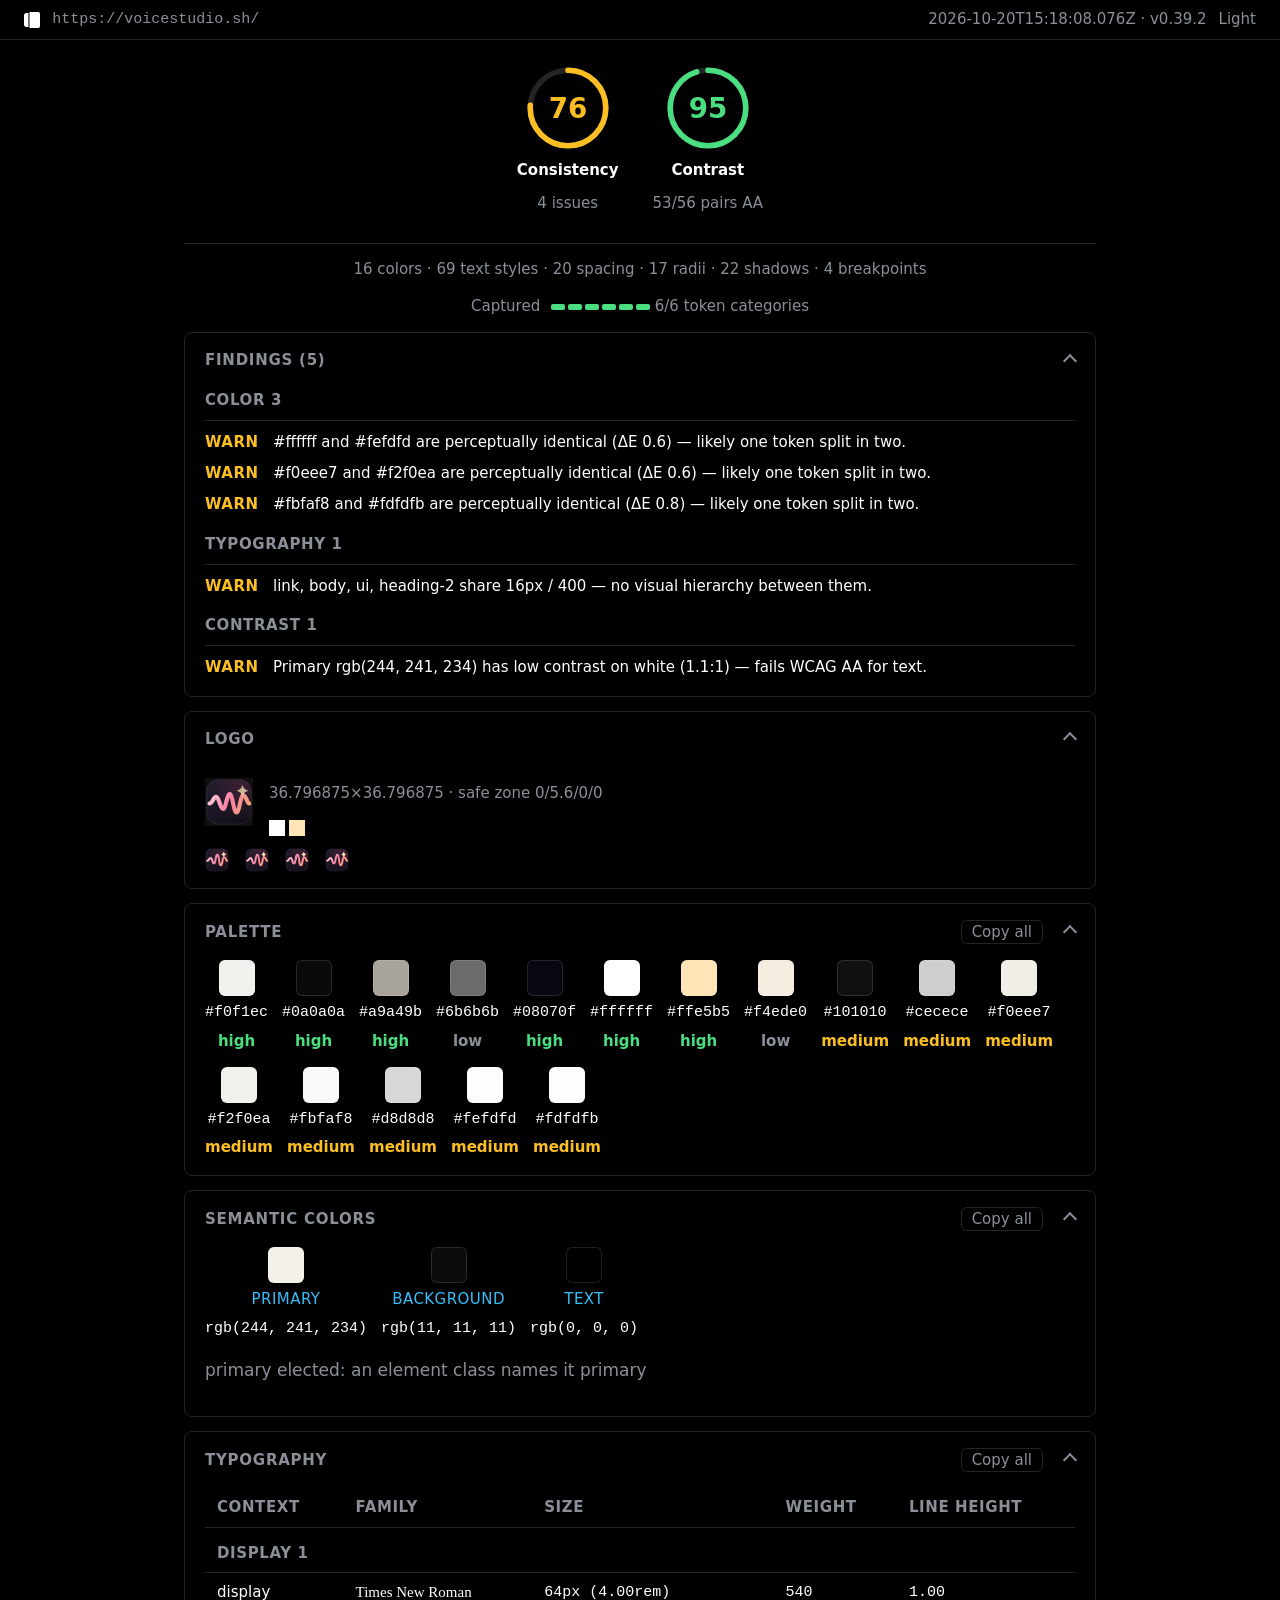
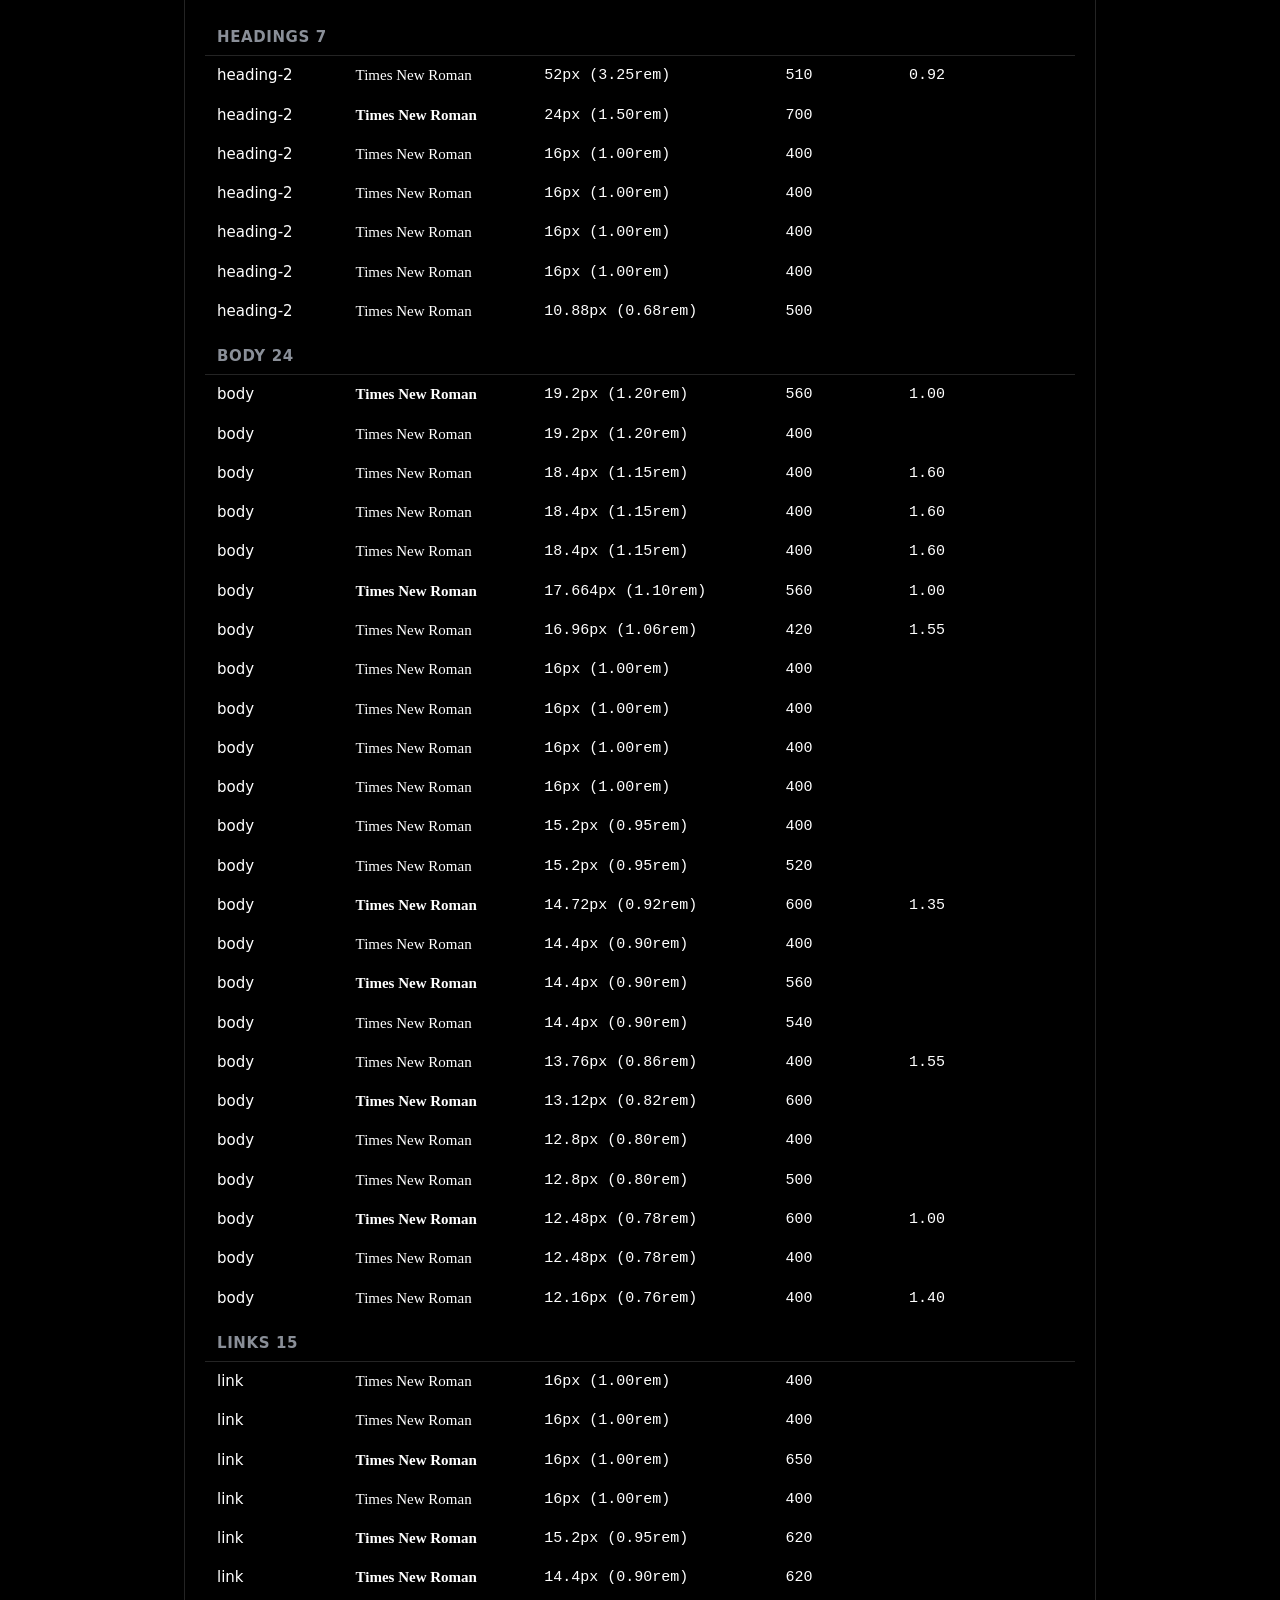
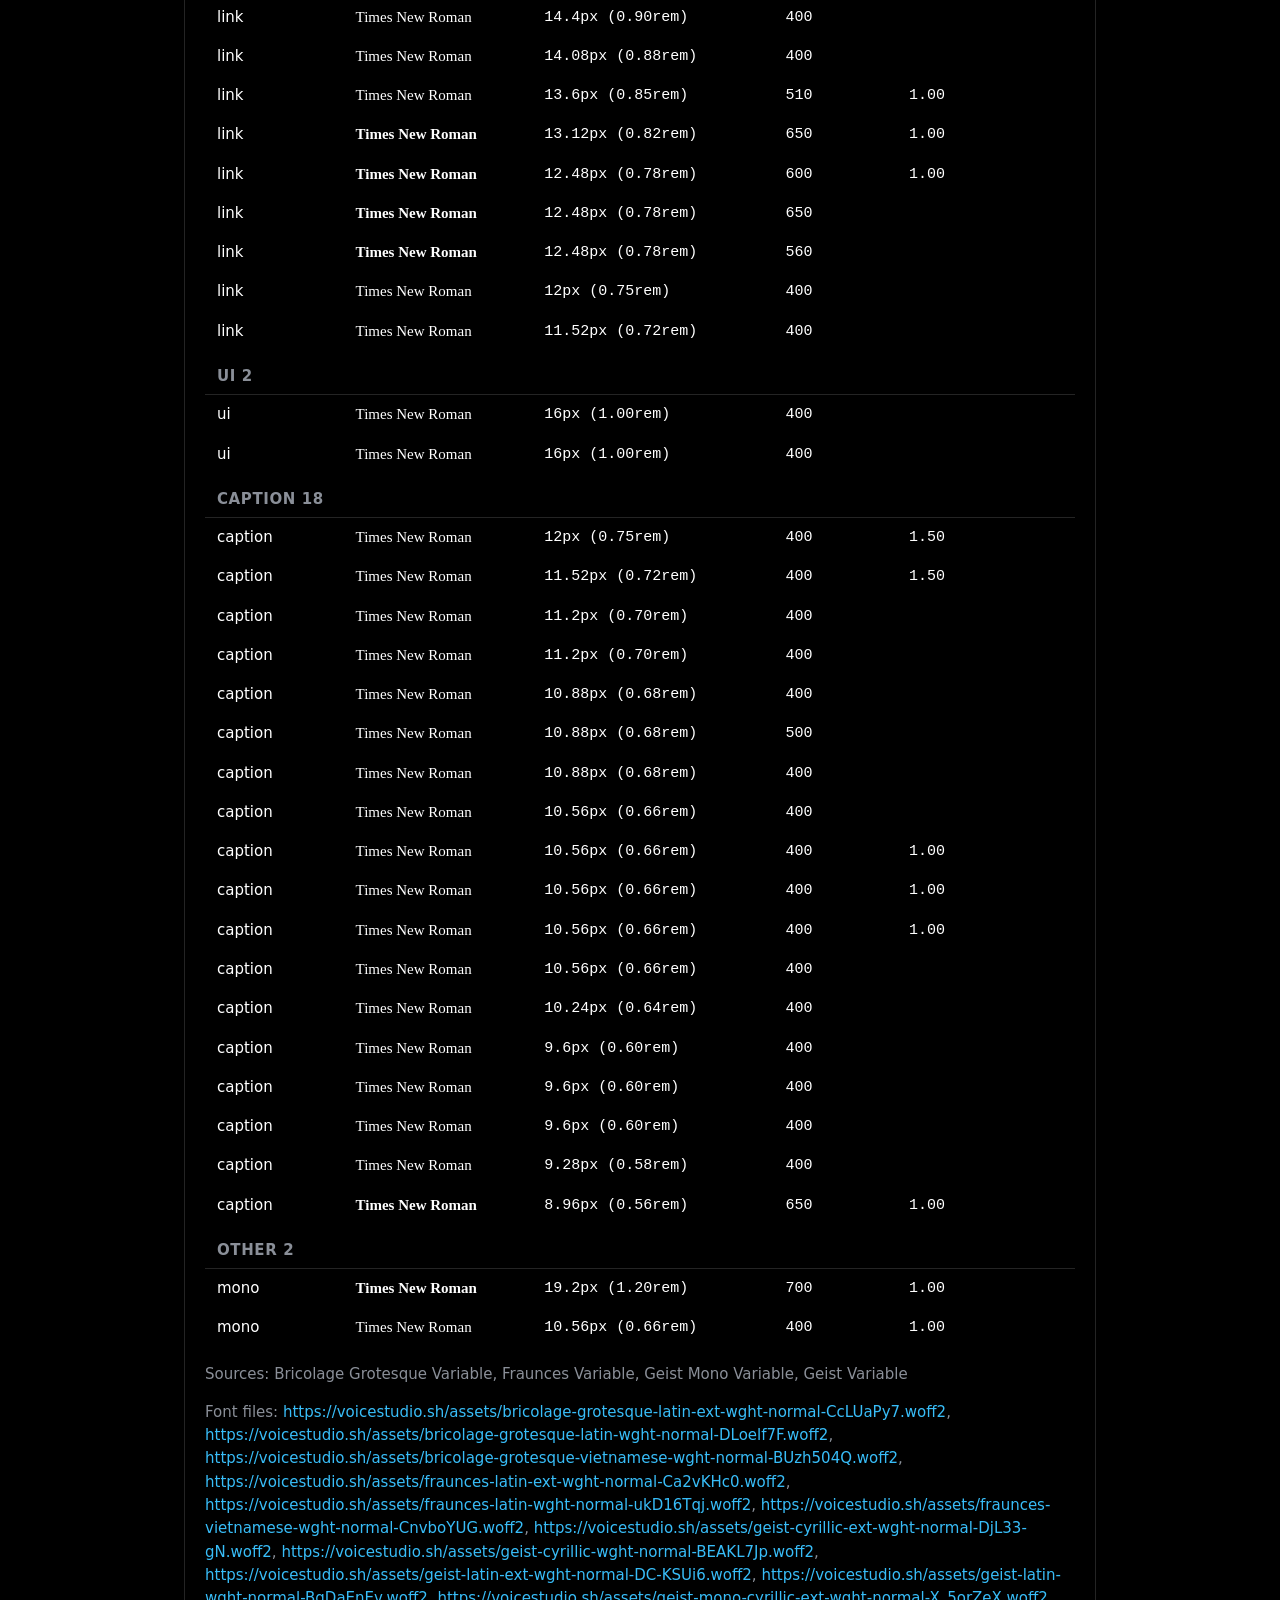
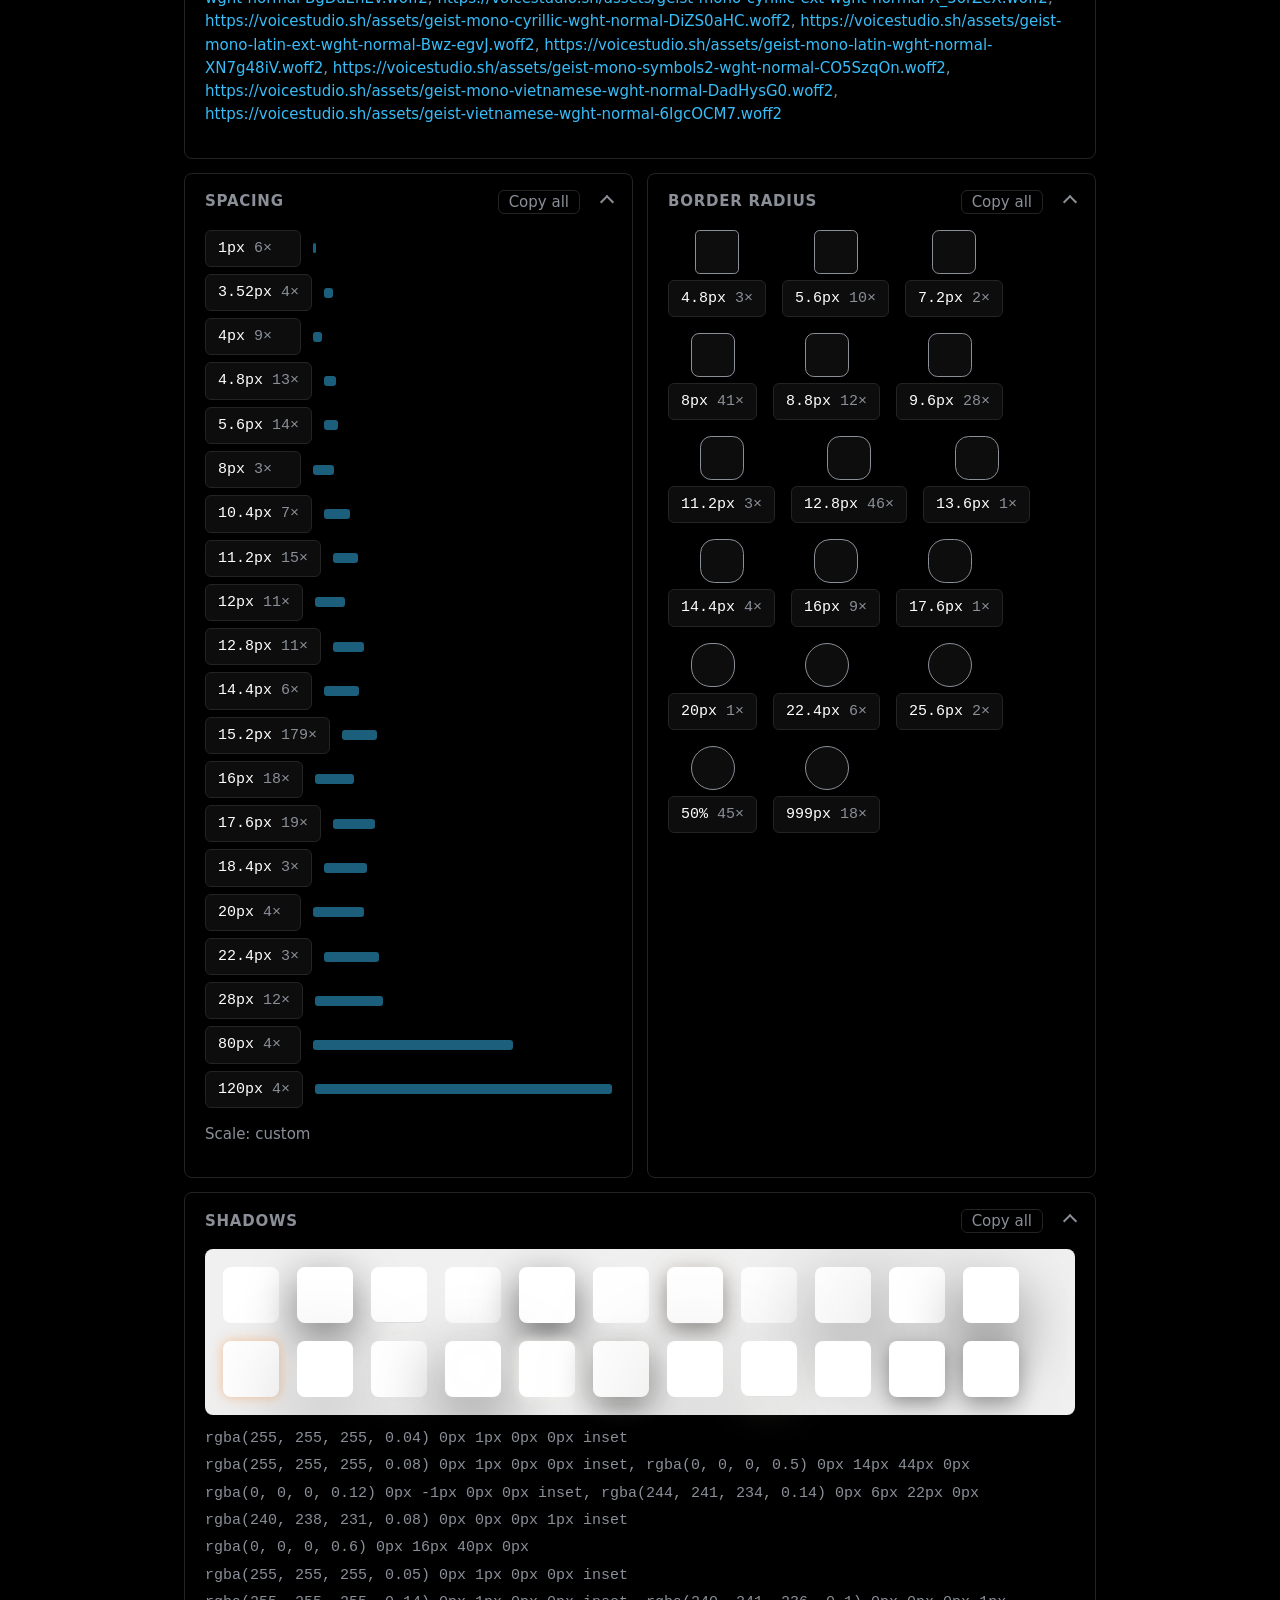
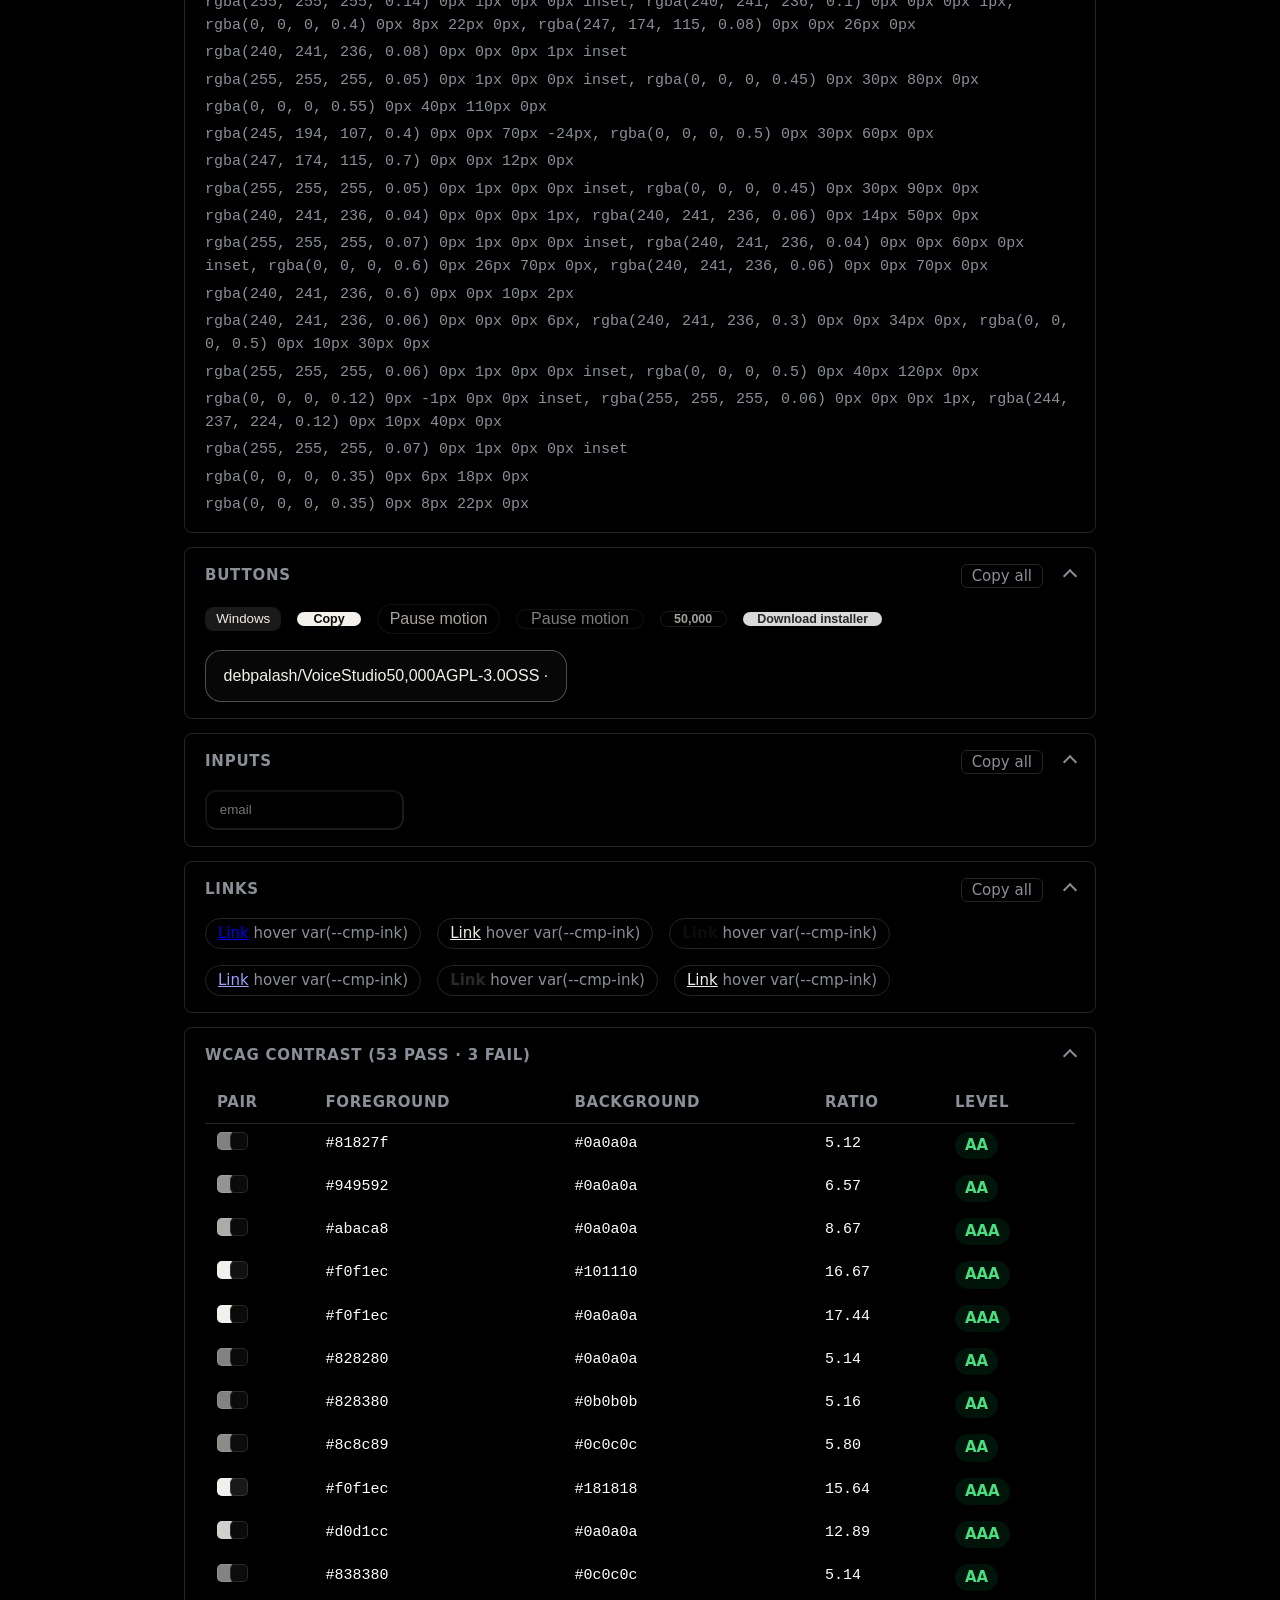
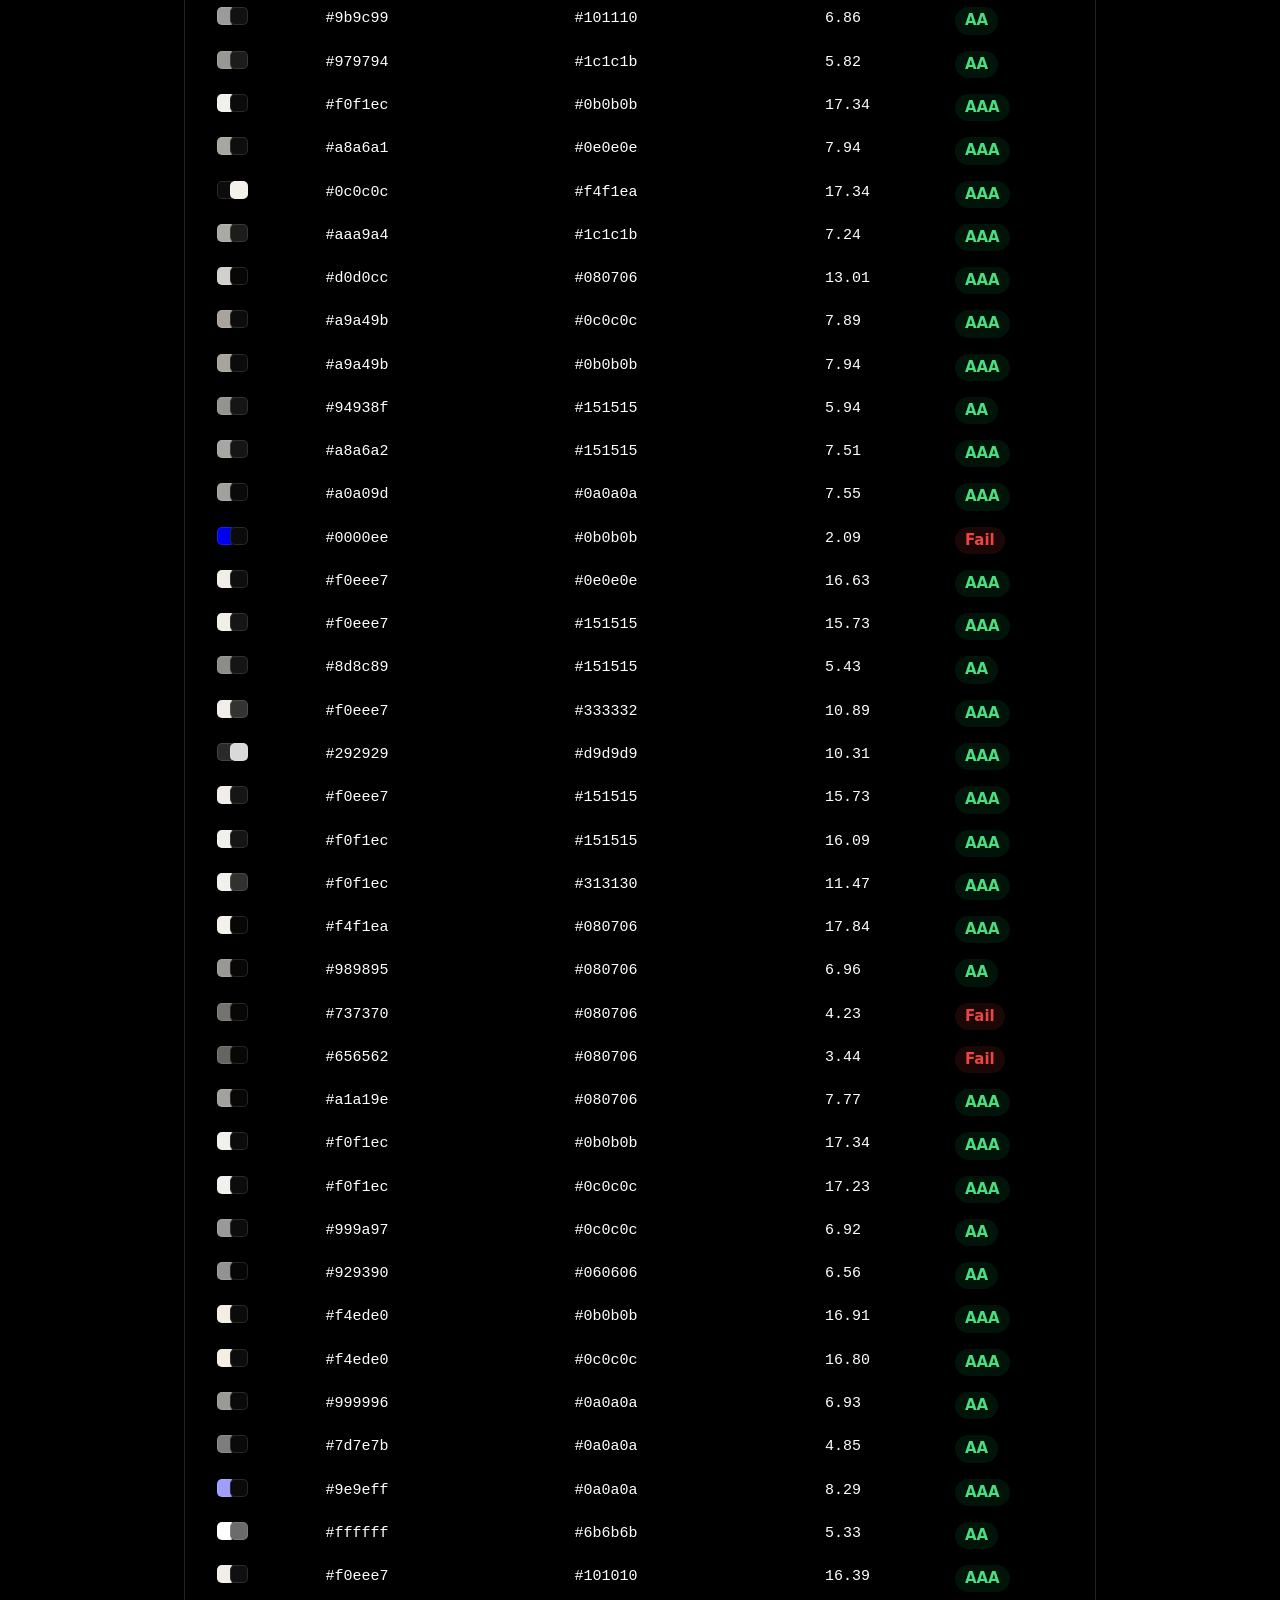
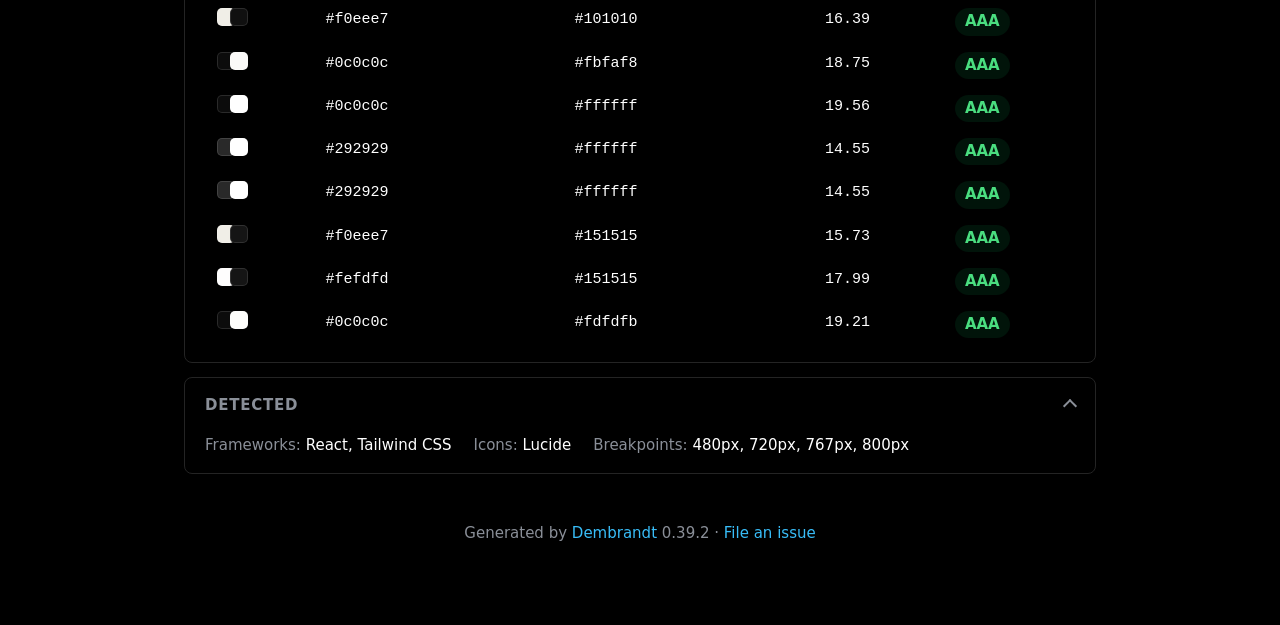
<file: styles/voicestudio.sh/dembrandt-output/2026-10-20T15-18-08-841Z_v0.39.2.html>
<!doctype html>
<html lang="en">
<head>
<meta charset="utf-8">
<meta name="viewport" content="width=device-width,initial-scale=1">
<meta name="generator" content="dembrandt 0.39.2">
<title>Dembrandt report — voicestudio.sh</title>
<style>
:root{color-scheme:dark;--bg:#000;--surface:#0D0D0D;--elevated:#1A1A1A;--line:#242424;--ink:#fff;--muted:#8A8F98;--tertiary:#5E6772;--accent:#38BDF8;--accent-hover:#7dd3fc;--good:#4ade80;--avg:#fbbf24;--bad:#ef4444;--swring:rgba(255,255,255,.12);--sans:system-ui,-apple-system,BlinkMacSystemFont,'Segoe UI',Roboto,sans-serif;--mono:ui-monospace,SFMono-Regular,Menlo,monospace;--t-sm:clamp(0.875rem,0.85rem + 0.15vw,0.938rem);--t-base:clamp(1rem,0.975rem + 0.125vw,1.063rem);--t-md:clamp(1.125rem,1.075rem + 0.25vw,1.25rem);--t-lg:clamp(1.25rem,1.175rem + 0.375vw,1.5rem);--t-xl:clamp(1.5rem,1.375rem + 0.625vw,1.875rem);--t-2xl:clamp(1.875rem,1.675rem + 1vw,2.5rem)}
:root:has(#theme:checked){color-scheme:light;--bg:#F5F5F7;--surface:#ffffff;--elevated:#ECECEF;--line:#D8D8DE;--ink:#111827;--muted:#5E6772;--tertiary:#8A8F98;--accent:#0C6AE0;--accent-hover:#0a55b5;--good:#0a8c4a;--avg:#b36b00;--bad:#c0392b;--swring:rgba(0,0,0,.12)}
*{box-sizing:border-box}
html{background:var(--bg)}
body{margin:0;background:var(--bg);color:var(--ink);font-family:var(--sans);font-size:var(--t-base);line-height:1.55;-webkit-font-smoothing:antialiased}
a{color:var(--accent);text-decoration:none}
a:hover{color:var(--accent-hover);text-decoration:underline;text-underline-offset:3px}
.mono{font-family:var(--mono)}
.muted{color:var(--muted)}
.sub{color:var(--muted);font-size:var(--t-sm)}
.row{display:flex;align-items:center;gap:16px;flex-wrap:wrap}
.kvs{display:flex;flex-wrap:wrap;gap:8px 22px;font-size:var(--t-sm)}
.kvs span{white-space:nowrap}
.topbar{position:sticky;top:0;z-index:10;background:var(--bg);border-bottom:1px solid var(--line);padding:8px 24px;display:flex;align-items:center;gap:12px}
.topbar .bm{display:inline-flex;align-items:center;color:var(--ink);flex:none}
.topbar .bm svg{height:16px;width:auto;display:block}
.tt{position:absolute;width:0;height:0;opacity:0;pointer-events:none}
.ttl{cursor:pointer;font-size:var(--t-sm);color:var(--muted);user-select:none}
.ttl:hover{color:var(--ink)}
.ttl::after{content:"Light"}
:root:has(#theme:checked) .ttl::after{content:"Dark"}
.counts{text-align:center;color:var(--muted);font-size:var(--t-sm);margin:0;padding:14px 24px 0}
.topbar .u{flex:1;min-width:0;color:var(--muted);font-family:var(--mono);font-size:var(--t-sm);overflow:hidden;text-overflow:ellipsis;white-space:nowrap}
.topbar .meta{margin-left:auto;color:var(--muted);font-size:var(--t-sm);white-space:nowrap}
.wrap{max-width:960px;margin:0 auto;padding:8px 24px 80px}
.gauges{display:flex;flex-wrap:wrap;gap:34px;justify-content:center;padding:18px 0 28px;border-bottom:1px solid var(--line)}
.gauge{display:flex;flex-direction:column;align-items:center;gap:9px;text-decoration:none;color:inherit}
a.gauge:hover .glabel{text-decoration:underline}
.fgroup{margin-bottom:16px}
.fgroup:last-child{margin-bottom:0}
.fgrouph{font-size:var(--t-sm);font-weight:600;text-transform:uppercase;letter-spacing:.04em;color:var(--muted);padding-bottom:8px;border-bottom:1px solid var(--line);margin-bottom:10px}
.findings{list-style:none;margin:0;padding:0;display:flex;flex-direction:column;gap:8px}
.findings li{display:grid;grid-template-columns:56px 1fr;gap:12px;align-items:baseline;font-size:var(--t-sm)}
.conf{font-size:var(--t-sm);font-weight:600}
.c-high{color:var(--good)}.c-med{color:var(--avg)}.c-low{color:var(--muted)}
.sev{font-size:var(--t-sm);font-weight:700;text-transform:uppercase;letter-spacing:.03em}
.s-err{color:var(--bad)}.s-warn{color:var(--avg)}
.gring{width:84px;height:84px}
.gring .gbg{fill:none;stroke:var(--line);stroke-width:8}
.gring .gfg{fill:none;stroke-width:8;stroke-linecap:round}
.gring.g-pass .gfg{stroke:var(--good)}.gring.g-pass .gnum{fill:var(--good)}
.gring.g-avg .gfg{stroke:var(--avg)}.gring.g-avg .gnum{fill:var(--avg)}
.gring.g-fail .gfg{stroke:var(--bad)}.gring.g-fail .gnum{fill:var(--bad)}
.gnum{font-weight:700;font-size:var(--t-2xl)}
.glabel{font-size:var(--t-sm);color:var(--ink);font-weight:600}
.gsub{font-size:var(--t-sm);color:var(--muted)}
details.card{border:1px solid var(--line);border-radius:8px;padding:16px 20px;margin:14px 0}
details.card>summary{cursor:pointer;list-style:none;display:flex;align-items:center;gap:10px;font-size:var(--t-sm);font-weight:600;text-transform:uppercase;letter-spacing:.05em;color:var(--muted)}
details.card>summary::-webkit-details-marker{display:none}
details.card>summary::after{content:"";margin-left:auto;width:8px;height:8px;border-right:2px solid var(--muted);border-bottom:2px solid var(--muted);transform:rotate(45deg);transition:transform .15s}
details.card[open]>summary::after{transform:rotate(-135deg)}
details.card>summary:hover::after{border-color:var(--accent)}
.cardbody{margin-top:16px}
.cardrow{display:flex;gap:14px;flex-wrap:wrap;margin:14px 0}
.cardrow>details.card{flex:1 1 280px;margin:0}
.colors{display:flex;flex-wrap:wrap;gap:14px}
.color{display:flex;flex-direction:column;gap:5px;align-items:center;text-align:center}
.color .sw2{width:36px;height:36px;border-radius:6px;box-shadow:inset 0 0 0 1px var(--swring)}
.color .hex{font-family:var(--mono);font-size:var(--t-sm);color:var(--ink)}
.color .cmeta{font-size:var(--t-sm);color:var(--muted);display:flex;align-items:center;gap:6px;white-space:nowrap}
.color .role{color:var(--accent);font-size:var(--t-sm);text-transform:uppercase;letter-spacing:.03em}
.chips{display:flex;flex-wrap:wrap;gap:8px}
.tok{background:var(--surface);border:1px solid var(--line);border-radius:6px;padding:6px 12px;font-family:var(--mono);font-size:var(--t-sm);color:var(--ink)}
table{width:100%;border-collapse:collapse;font-size:var(--t-sm)}
th,td{text-align:left;padding:8px 12px;vertical-align:top}
thead th{border-bottom:1px solid var(--line);color:var(--muted);font-weight:600;font-size:var(--t-sm);text-transform:uppercase;letter-spacing:.04em}
.badge{display:inline-block;padding:2px 10px;border-radius:999px;font-size:var(--t-sm);font-weight:600}
.b-good{background:rgba(10,140,74,.14);color:var(--good)}
.b-warn{background:rgba(179,107,0,.16);color:var(--avg)}
.b-bad{background:rgba(192,57,43,.14);color:var(--bad)}
.b-mut{background:var(--surface);color:var(--muted)}
.badgepv{display:inline-block;padding:3px 12px;border:1px solid var(--line);border-radius:999px;font-size:var(--t-sm)}
.drift{border:1px solid var(--line);border-radius:8px;padding:20px 22px;margin:14px 0}
.drift.is-drift{border-color:var(--bad)}
.drift.is-stable{border-color:var(--good)}
.score{font-size:var(--t-2xl);font-weight:700;line-height:1;letter-spacing:-.02em}
.previewbtn{cursor:pointer}
.shadowbox{width:84px;height:52px;border-radius:8px;background:#fff;display:inline-block;border:1px solid var(--line)}
.shadowpanel{background:#f0f0f0;border-radius:8px;padding:18px;display:flex;flex-wrap:wrap;gap:18px;align-items:center}
.shadowpanel .sb{width:56px;height:56px;border-radius:8px;background:#fff}
footer{margin-top:48px;color:var(--muted);font-size:var(--t-sm);text-align:center}
[data-copy]{cursor:pointer}
[data-copy]:hover{color:var(--accent)}
.copied,[data-copy].copied:hover{color:var(--good)}
.copied::after{content:" copied";font-size:var(--t-sm);font-family:var(--sans)}
button.copyall{margin-left:auto;background:none;border:1px solid var(--line);border-radius:6px;color:var(--muted);font-size:var(--t-sm);font-family:var(--sans);padding:2px 10px;cursor:pointer;text-transform:none;letter-spacing:0}
button.copyall:hover{color:var(--ink);border-color:var(--muted)}
details.card>summary:has(button.copyall)::after{margin-left:12px}
.cov{display:inline-flex;gap:3px;align-items:center;margin-left:6px;vertical-align:middle}
.cov i{width:14px;height:6px;border-radius:2px;background:var(--line)}
.cov i.on{background:var(--good)}
.dgroup{margin-top:18px}
.dgrouph{display:flex;gap:12px;align-items:baseline;font-size:var(--t-sm);font-weight:600;text-transform:uppercase;letter-spacing:.04em;color:var(--muted);padding-bottom:6px;border-bottom:1px solid var(--line);margin-bottom:8px}
.dlist{display:flex;flex-direction:column;gap:7px;font-size:var(--t-sm)}
.drow{display:flex;align-items:center;gap:9px;flex-wrap:wrap}
.dglyph{width:12px;font-weight:700;font-family:var(--mono);flex:none}
.g-add{color:var(--good)}.g-rem{color:var(--bad)}.g-chg{color:var(--muted)}
.dsw{width:16px;height:16px;border-radius:5px;box-shadow:inset 0 0 0 1px var(--swring);flex:none}
.dpill{border:1px solid var(--line);border-radius:999px;padding:1px 9px;font-size:var(--t-sm);color:var(--accent);text-transform:uppercase;letter-spacing:.03em}
.dold{text-decoration:line-through;color:var(--muted)}
.dnew{color:var(--good)}
.ddelta{margin-left:auto;color:var(--muted);font-family:var(--mono)}
.dlabel{color:var(--muted)}
.dlegend{color:var(--muted);font-size:var(--t-sm);margin-top:16px}
.dempty{color:var(--good);margin-top:12px;font-size:var(--t-sm)}
tr.tgrouph td{color:var(--muted);font-weight:600;text-transform:uppercase;letter-spacing:.04em;font-size:var(--t-sm);border-bottom:1px solid var(--line);padding:14px 12px 6px}
.sprows{display:grid;gap:7px}
.sprow{display:grid;grid-template-columns:minmax(96px,auto) 1fr;gap:12px;align-items:center}
.sprow .bar{height:10px;border-radius:3px;background:var(--accent);opacity:.5;min-width:2px}
.rads{display:flex;gap:16px;flex-wrap:wrap;align-items:flex-end}
.rad{display:flex;flex-direction:column;align-items:center;gap:6px}
.rad .radbox{width:44px;height:44px;border:1px solid var(--muted);background:var(--surface)}
.swpair{display:inline-flex;flex:none}
.swpair span{width:18px;height:18px;border-radius:5px;box-shadow:inset 0 0 0 1px var(--swring);display:inline-block}
.swpair span+span{margin-left:-5px}
</style>
</head>
<body>
<input type="checkbox" id="theme" class="tt">
<div class="topbar"><span class="bm"><svg viewBox="0 0 316.6 310.01" fill="currentColor" aria-hidden="true"><path d="M81.48,20.83h-34.92C20.85,20.83,0,41.68,0,67.39v175.22c0,25.72,20.85,46.56,46.56,46.56h34.92c2.3,0,4.17-1.87,4.17-4.17V25c0-2.3-1.87-4.17-4.17-4.17Z"/><path d="M268.66,0H110.47c-2.3,0-4.17,1.87-4.17,4.17v301.67c0,2.3,1.87,4.17,4.17,4.17h158.18c26.48,0,47.95-21.47,47.95-47.95V47.95c0-26.48-21.47-47.95-47.95-47.95Z"/></svg></span><span class="u">https://voicestudio.sh/</span><span class="meta">2026-10-20T15:18:08.076Z · v0.39.2</span><label for="theme" class="ttl" title="Toggle light / dark"></label></div>
<div class="wrap">
<div class="gauges"><a class="gauge" href="#findings"><svg viewBox="0 0 120 120" class="gring g-avg" role="img" aria-label="Consistency 76 of 100"><circle class="gbg" cx="60" cy="60" r="54"/><circle class="gfg" cx="60" cy="60" r="54" stroke-dasharray="257.9 339.292" transform="rotate(-90 60 60)"/><text class="gnum" x="60" y="60" text-anchor="middle" dominant-baseline="central">76</text></svg><span class="glabel">Consistency</span><span class="gsub">4 issues</span></a><a class="gauge" href="#wcag"><svg viewBox="0 0 120 120" class="gring g-pass" role="img" aria-label="Contrast 95 of 100"><circle class="gbg" cx="60" cy="60" r="54"/><circle class="gfg" cx="60" cy="60" r="54" stroke-dasharray="322.3 339.292" transform="rotate(-90 60 60)"/><text class="gnum" x="60" y="60" text-anchor="middle" dominant-baseline="central">95</text></svg><span class="glabel">Contrast</span><span class="gsub">53/56 pairs AA</span></a></div>
<p class="counts">16 colors · 69 text styles · 20 spacing · 17 radii · 22 shadows · 4 breakpoints</p>
<p class="counts">Captured <span class="cov"><i class="on"></i><i class="on"></i><i class="on"></i><i class="on"></i><i class="on"></i><i class="on"></i></span> 6/6 token categories</p>


<details class="card" id="findings" open><summary>Findings (5)</summary><div class="cardbody"><div class="fgroup"><div class="fgrouph">Color <span class="muted">3</span></div><ul class="findings"><li><span class="sev s-warn">warn</span><span>#ffffff and #fefdfd are perceptually identical (ΔE 0.6) — likely one token split in two.</span></li><li><span class="sev s-warn">warn</span><span>#f0eee7 and #f2f0ea are perceptually identical (ΔE 0.6) — likely one token split in two.</span></li><li><span class="sev s-warn">warn</span><span>#fbfaf8 and #fdfdfb are perceptually identical (ΔE 0.8) — likely one token split in two.</span></li></ul></div><div class="fgroup"><div class="fgrouph">Typography <span class="muted">1</span></div><ul class="findings"><li><span class="sev s-warn">warn</span><span>link, body, ui, heading-2 share 16px / 400 — no visual hierarchy between them.</span></li></ul></div><div class="fgroup"><div class="fgrouph">Contrast <span class="muted">1</span></div><ul class="findings"><li><span class="sev s-warn">warn</span><span>Primary rgb(244, 241, 234) has low contrast on white (1.1:1) — fails WCAG AA for text.</span></li></ul></div></div></details>
<details class="card" id="logo" open><summary>Logo</summary><div class="cardbody"><div class="row"><img src="data:image/svg+xml;utf8,%3Csvg%20class%3D%22_logo_9j0ea_56%22%20viewBox%3D%220%200%2064%2064%22%20aria-hidden%3D%22true%22%20focusable%3D%22false%22%20xmlns%3D%22http%3A%2F%2Fwww.w3.org%2F2000%2Fsvg%22%20style%3D%22color%3A%20rgb(240%2C%20238%2C%20231)%3B%22%3E%3Cdefs%3E%3ClinearGradient%20id%3D%22vs-logo-tile-R59d6%22%20x1%3D%227%22%20y1%3D%224%22%20x2%3D%2258%22%20y2%3D%2262%22%20gradientUnits%3D%22userSpaceOnUse%22%3E%3Cstop%20stop-color%3D%22%23211B2B%22%3E%3C%2Fstop%3E%3Cstop%20offset%3D%221%22%20stop-color%3D%22%23120F18%22%3E%3C%2Fstop%3E%3C%2FlinearGradient%3E%3CradialGradient%20id%3D%22vs-logo-warmth-R59d6%22%20cx%3D%220%22%20cy%3D%220%22%20r%3D%221%22%20gradientTransform%3D%22translate(49%2013)%20rotate(132)%20scale(42)%22%20gradientUnits%3D%22userSpaceOnUse%22%3E%3Cstop%20stop-color%3D%22%236A2D4C%22%20stop-opacity%3D%220.44%22%3E%3C%2Fstop%3E%3Cstop%20offset%3D%221%22%20stop-color%3D%22%236A2D4C%22%20stop-opacity%3D%220%22%3E%3C%2Fstop%3E%3C%2FradialGradient%3E%3ClinearGradient%20id%3D%22vs-logo-voice-R59d6%22%20x1%3D%227%22%20y1%3D%2218%22%20x2%3D%2259%22%20y2%3D%2246%22%20gradientUnits%3D%22userSpaceOnUse%22%3E%3Cstop%20stop-color%3D%22%23FFD0DB%22%3E%3C%2Fstop%3E%3Cstop%20offset%3D%220.5%22%20stop-color%3D%22%23F47FA3%22%3E%3C%2Fstop%3E%3Cstop%20offset%3D%221%22%20stop-color%3D%22%23F7AE73%22%3E%3C%2Fstop%3E%3C%2FlinearGradient%3E%3C%2Fdefs%3E%3Crect%20x%3D%222%22%20y%3D%222%22%20width%3D%2260%22%20height%3D%2260%22%20rx%3D%2215%22%20fill%3D%22url(%23vs-logo-tile-R59d6)%22%3E%3C%2Frect%3E%3Crect%20x%3D%222.5%22%20y%3D%222.5%22%20width%3D%2259%22%20height%3D%2259%22%20rx%3D%2214.5%22%20fill%3D%22url(%23vs-logo-warmth-R59d6)%22%20stroke%3D%22%23FFFFFF%22%20stroke-opacity%3D%220.09%22%3E%3C%2Frect%3E%3Cpath%20d%3D%22M6%2034c4%200%205%20-7%209%20-7c4%200%205%2014%209%2014c4%200%205%20-23%209%20-23c4%200%205%2028%209%2028c4%200%205%20-21%209%20-21c4%200%205%209%208%209%22%20fill%3D%22none%22%20stroke%3D%22url(%23vs-logo-voice-R59d6)%22%20stroke-width%3D%225.5%22%20stroke-linecap%3D%22round%22%20stroke-linejoin%3D%22round%22%3E%3Canimate%20attributeName%3D%22d%22%20dur%3D%222.8s%22%20repeatCount%3D%22indefinite%22%20calcMode%3D%22spline%22%20keyTimes%3D%220%3B0.33%3B0.66%3B1%22%20keySplines%3D%22.45%200%20.55%201%3B.45%200%20.55%201%3B.45%200%20.55%201%22%20values%3D%22M6%2034c4%200%205%20-7%209%20-7c4%200%205%2014%209%2014c4%200%205%20-23%209%20-23c4%200%205%2028%209%2028c4%200%205%20-21%209%20-21c4%200%205%209%208%209%3BM6%2034c4%200%205%20-12%209%20-12c4%200%205%2020%209%2020c4%200%205%20-14%209%20-14c4%200%205%2018%209%2018c4%200%205%20-26%209%20-26c4%200%205%2014%208%2014%3BM6%2034c4%200%205%20-4%209%20-4c4%200%205%208%209%208c4%200%205%20-27%209%20-27c4%200%205%2032%209%2032c4%200%205%20-16%209%20-16c4%200%205%207%208%207%3BM6%2034c4%200%205%20-7%209%20-7c4%200%205%2014%209%2014c4%200%205%20-23%209%20-23c4%200%205%2028%209%2028c4%200%205%20-21%209%20-21c4%200%205%209%208%209%22%3E%3C%2Fanimate%3E%3C%2Fpath%3E%3Cpath%20d%3D%22M50%209c.7%204.3%203.7%207.3%208%208-4.3.7-7.3%203.7-8%208-.7-4.3-3.7-7.3-8-8%204.3-.7%207.3-3.7%208-8Z%22%20fill%3D%22%23FFE5B5%22%3E%3Canimate%20attributeName%3D%22opacity%22%20dur%3D%222.8s%22%20repeatCount%3D%22indefinite%22%20values%3D%221%3B0.55%3B1%3B0.8%3B1%22%3E%3C%2Fanimate%3E%3C%2Fpath%3E%3C%2Fsvg%3E" alt="logo" style="max-height:48px;max-width:220px;object-fit:contain;background:#101010"><div><p class="sub">36.796875×36.796875 · safe zone 0/5.6/0/0</p><div class="row" style="gap:4px;margin-top:4px"><span class="sw2" style="width:16px;height:16px;background:#ffffff"></span><span class="sw2" style="width:16px;height:16px;background:#ffe5b5"></span></div></div></div><div class="row" style="margin-top:12px"><img src="[data-uri]" alt="icon" title="icon 32x32" style="width:24px;height:24px;object-fit:contain"><img src="[data-uri]" alt="icon" title="icon any" style="width:24px;height:24px;object-fit:contain"><img src="[data-uri]" alt="apple-touch-icon" title="apple-touch-icon 180x180" style="width:24px;height:24px;object-fit:contain"><img src="[data-uri]" alt="pwa" title="pwa any" style="width:24px;height:24px;object-fit:contain"></div></div></details>
<details class="card" open><summary>Palette<button class="copyall" data-copy="#f0f1ec
#0a0a0a
#a9a49b
#6b6b6b
#08070f
#ffffff
#ffe5b5
#f4ede0
#101010
#cecece
#f0eee7
#f2f0ea
#fbfaf8
#d8d8d8
#fefdfd
#fdfdfb">Copy all</button></summary><div class="cardbody"><div class="colors"><div class="color"><div class="sw2" style="background:#f0f1ec"></div><div class="hex" data-copy="#f0f1ec">#f0f1ec</div><div class="cmeta"><span class="conf c-high">high</span></div></div><div class="color"><div class="sw2" style="background:#0a0a0a"></div><div class="hex" data-copy="#0a0a0a">#0a0a0a</div><div class="cmeta"><span class="conf c-high">high</span></div></div><div class="color"><div class="sw2" style="background:#a9a49b"></div><div class="hex" data-copy="#a9a49b">#a9a49b</div><div class="cmeta"><span class="conf c-high">high</span></div></div><div class="color"><div class="sw2" style="background:#6b6b6b"></div><div class="hex" data-copy="#6b6b6b">#6b6b6b</div><div class="cmeta"><span class="conf c-low">low</span></div></div><div class="color"><div class="sw2" style="background:#08070f"></div><div class="hex" data-copy="#08070f">#08070f</div><div class="cmeta"><span class="conf c-high">high</span></div></div><div class="color"><div class="sw2" style="background:#ffffff"></div><div class="hex" data-copy="#ffffff">#ffffff</div><div class="cmeta"><span class="conf c-high">high</span></div></div><div class="color"><div class="sw2" style="background:#ffe5b5"></div><div class="hex" data-copy="#ffe5b5">#ffe5b5</div><div class="cmeta"><span class="conf c-high">high</span></div></div><div class="color"><div class="sw2" style="background:#f4ede0"></div><div class="hex" data-copy="#f4ede0">#f4ede0</div><div class="cmeta"><span class="conf c-low">low</span></div></div><div class="color"><div class="sw2" style="background:#101010"></div><div class="hex" data-copy="#101010">#101010</div><div class="cmeta"><span class="conf c-med">medium</span></div></div><div class="color"><div class="sw2" style="background:#cecece"></div><div class="hex" data-copy="#cecece">#cecece</div><div class="cmeta"><span class="conf c-med">medium</span></div></div><div class="color"><div class="sw2" style="background:#f0eee7"></div><div class="hex" data-copy="#f0eee7">#f0eee7</div><div class="cmeta"><span class="conf c-med">medium</span></div></div><div class="color"><div class="sw2" style="background:#f2f0ea"></div><div class="hex" data-copy="#f2f0ea">#f2f0ea</div><div class="cmeta"><span class="conf c-med">medium</span></div></div><div class="color"><div class="sw2" style="background:#fbfaf8"></div><div class="hex" data-copy="#fbfaf8">#fbfaf8</div><div class="cmeta"><span class="conf c-med">medium</span></div></div><div class="color"><div class="sw2" style="background:#d8d8d8"></div><div class="hex" data-copy="#d8d8d8">#d8d8d8</div><div class="cmeta"><span class="conf c-med">medium</span></div></div><div class="color"><div class="sw2" style="background:#fefdfd"></div><div class="hex" data-copy="#fefdfd">#fefdfd</div><div class="cmeta"><span class="conf c-med">medium</span></div></div><div class="color"><div class="sw2" style="background:#fdfdfb"></div><div class="hex" data-copy="#fdfdfb">#fdfdfb</div><div class="cmeta"><span class="conf c-med">medium</span></div></div></div></div></details>
<details class="card" open><summary>Semantic colors<button class="copyall" data-copy="primary: rgb(244, 241, 234)
background: rgb(11, 11, 11)
text: rgb(0, 0, 0)">Copy all</button></summary><div class="cardbody"><div class="colors"><div class="color"><div class="sw2" style="background:rgb(244, 241, 234)"></div><div class="role">primary</div><div class="hex" data-copy="rgb(244, 241, 234)">rgb(244, 241, 234)</div></div><div class="color"><div class="sw2" style="background:rgb(11, 11, 11)"></div><div class="role">background</div><div class="hex" data-copy="rgb(11, 11, 11)">rgb(11, 11, 11)</div></div><div class="color"><div class="sw2" style="background:rgb(0, 0, 0)"></div><div class="role">text</div><div class="hex" data-copy="rgb(0, 0, 0)">rgb(0, 0, 0)</div></div></div><p class="muted">primary elected: an element class names it primary</p></div></details>
<details class="card" open><summary>Typography<button class="copyall" data-copy="display: Times New Roman 64px (4.00rem)/540 lh 1.00
heading-2: Times New Roman 52px (3.25rem)/510 lh 0.92
heading-2: Times New Roman 24px (1.50rem)/700
body: Times New Roman 19.2px (1.20rem)/560 lh 1.00
body: Times New Roman 19.2px (1.20rem)/400
mono: Times New Roman 19.2px (1.20rem)/700 lh 1.00
body: Times New Roman 18.4px (1.15rem)/400 lh 1.60
body: Times New Roman 18.4px (1.15rem)/400 lh 1.60
body: Times New Roman 18.4px (1.15rem)/400 lh 1.60
body: Times New Roman 17.664px (1.10rem)/560 lh 1.00
body: Times New Roman 16.96px (1.06rem)/420 lh 1.55
link: Times New Roman 16px (1.00rem)/400
body: Times New Roman 16px (1.00rem)/400
ui: Times New Roman 16px (1.00rem)/400
heading-2: Times New Roman 16px (1.00rem)/400
body: Times New Roman 16px (1.00rem)/400
link: Times New Roman 16px (1.00rem)/400
heading-2: Times New Roman 16px (1.00rem)/400
heading-2: Times New Roman 16px (1.00rem)/400
ui: Times New Roman 16px (1.00rem)/400
link: Times New Roman 16px (1.00rem)/650
body: Times New Roman 16px (1.00rem)/400
heading-2: Times New Roman 16px (1.00rem)/400
link: Times New Roman 16px (1.00rem)/400
body: Times New Roman 16px (1.00rem)/400
body: Times New Roman 15.2px (0.95rem)/400
link: Times New Roman 15.2px (0.95rem)/620
body: Times New Roman 15.2px (0.95rem)/520
body: Times New Roman 14.72px (0.92rem)/600 lh 1.35
link: Times New Roman 14.4px (0.90rem)/620
body: Times New Roman 14.4px (0.90rem)/400
body: Times New Roman 14.4px (0.90rem)/560
body: Times New Roman 14.4px (0.90rem)/540
link: Times New Roman 14.4px (0.90rem)/400
link: Times New Roman 14.08px (0.88rem)/400
body: Times New Roman 13.76px (0.86rem)/400 lh 1.55
link: Times New Roman 13.6px (0.85rem)/510 lh 1.00
link: Times New Roman 13.12px (0.82rem)/650 lh 1.00
body: Times New Roman 13.12px (0.82rem)/600
body: Times New Roman 12.8px (0.80rem)/400
body: Times New Roman 12.8px (0.80rem)/500
link: Times New Roman 12.48px (0.78rem)/600 lh 1.00
body: Times New Roman 12.48px (0.78rem)/600 lh 1.00
link: Times New Roman 12.48px (0.78rem)/650
body: Times New Roman 12.48px (0.78rem)/400
link: Times New Roman 12.48px (0.78rem)/560
body: Times New Roman 12.16px (0.76rem)/400 lh 1.40
caption: Times New Roman 12px (0.75rem)/400 lh 1.50
link: Times New Roman 12px (0.75rem)/400
caption: Times New Roman 11.52px (0.72rem)/400 lh 1.50
link: Times New Roman 11.52px (0.72rem)/400
caption: Times New Roman 11.2px (0.70rem)/400
caption: Times New Roman 11.2px (0.70rem)/400
caption: Times New Roman 10.88px (0.68rem)/400
caption: Times New Roman 10.88px (0.68rem)/500
caption: Times New Roman 10.88px (0.68rem)/400
heading-2: Times New Roman 10.88px (0.68rem)/500
caption: Times New Roman 10.56px (0.66rem)/400
caption: Times New Roman 10.56px (0.66rem)/400 lh 1.00
caption: Times New Roman 10.56px (0.66rem)/400 lh 1.00
caption: Times New Roman 10.56px (0.66rem)/400 lh 1.00
mono: Times New Roman 10.56px (0.66rem)/400 lh 1.00
caption: Times New Roman 10.56px (0.66rem)/400
caption: Times New Roman 10.24px (0.64rem)/400
caption: Times New Roman 9.6px (0.60rem)/400
caption: Times New Roman 9.6px (0.60rem)/400
caption: Times New Roman 9.6px (0.60rem)/400
caption: Times New Roman 9.28px (0.58rem)/400
caption: Times New Roman 8.96px (0.56rem)/650 lh 1.00">Copy all</button></summary><div class="cardbody"><table><thead><tr><th>Context</th><th>Family</th><th>Size</th><th>Weight</th><th>Line height</th></tr></thead><tbody><tr class="tgrouph"><td colspan="5">Display <span class="muted">1</span></td></tr><tr><td>display</td><td style="font-family:Times New Roman,var(--sans);font-weight:540">Times New Roman</td><td class="mono" data-copy="64px (4.00rem)">64px (4.00rem)</td><td class="mono">540</td><td class="mono">1.00</td></tr><tr class="tgrouph"><td colspan="5">Headings <span class="muted">7</span></td></tr><tr><td>heading-2</td><td style="font-family:Times New Roman,var(--sans);font-weight:510">Times New Roman</td><td class="mono" data-copy="52px (3.25rem)">52px (3.25rem)</td><td class="mono">510</td><td class="mono">0.92</td></tr><tr><td>heading-2</td><td style="font-family:Times New Roman,var(--sans);font-weight:700">Times New Roman</td><td class="mono" data-copy="24px (1.50rem)">24px (1.50rem)</td><td class="mono">700</td><td class="mono"></td></tr><tr><td>heading-2</td><td style="font-family:Times New Roman,var(--sans);font-weight:400">Times New Roman</td><td class="mono" data-copy="16px (1.00rem)">16px (1.00rem)</td><td class="mono">400</td><td class="mono"></td></tr><tr><td>heading-2</td><td style="font-family:Times New Roman,var(--sans);font-weight:400">Times New Roman</td><td class="mono" data-copy="16px (1.00rem)">16px (1.00rem)</td><td class="mono">400</td><td class="mono"></td></tr><tr><td>heading-2</td><td style="font-family:Times New Roman,var(--sans);font-weight:400">Times New Roman</td><td class="mono" data-copy="16px (1.00rem)">16px (1.00rem)</td><td class="mono">400</td><td class="mono"></td></tr><tr><td>heading-2</td><td style="font-family:Times New Roman,var(--sans);font-weight:400">Times New Roman</td><td class="mono" data-copy="16px (1.00rem)">16px (1.00rem)</td><td class="mono">400</td><td class="mono"></td></tr><tr><td>heading-2</td><td style="font-family:Times New Roman,var(--sans);font-weight:500">Times New Roman</td><td class="mono" data-copy="10.88px (0.68rem)">10.88px (0.68rem)</td><td class="mono">500</td><td class="mono"></td></tr><tr class="tgrouph"><td colspan="5">Body <span class="muted">24</span></td></tr><tr><td>body</td><td style="font-family:Times New Roman,var(--sans);font-weight:560">Times New Roman</td><td class="mono" data-copy="19.2px (1.20rem)">19.2px (1.20rem)</td><td class="mono">560</td><td class="mono">1.00</td></tr><tr><td>body</td><td style="font-family:Times New Roman,var(--sans);font-weight:400">Times New Roman</td><td class="mono" data-copy="19.2px (1.20rem)">19.2px (1.20rem)</td><td class="mono">400</td><td class="mono"></td></tr><tr><td>body</td><td style="font-family:Times New Roman,var(--sans);font-weight:400">Times New Roman</td><td class="mono" data-copy="18.4px (1.15rem)">18.4px (1.15rem)</td><td class="mono">400</td><td class="mono">1.60</td></tr><tr><td>body</td><td style="font-family:Times New Roman,var(--sans);font-weight:400">Times New Roman</td><td class="mono" data-copy="18.4px (1.15rem)">18.4px (1.15rem)</td><td class="mono">400</td><td class="mono">1.60</td></tr><tr><td>body</td><td style="font-family:Times New Roman,var(--sans);font-weight:400">Times New Roman</td><td class="mono" data-copy="18.4px (1.15rem)">18.4px (1.15rem)</td><td class="mono">400</td><td class="mono">1.60</td></tr><tr><td>body</td><td style="font-family:Times New Roman,var(--sans);font-weight:560">Times New Roman</td><td class="mono" data-copy="17.664px (1.10rem)">17.664px (1.10rem)</td><td class="mono">560</td><td class="mono">1.00</td></tr><tr><td>body</td><td style="font-family:Times New Roman,var(--sans);font-weight:420">Times New Roman</td><td class="mono" data-copy="16.96px (1.06rem)">16.96px (1.06rem)</td><td class="mono">420</td><td class="mono">1.55</td></tr><tr><td>body</td><td style="font-family:Times New Roman,var(--sans);font-weight:400">Times New Roman</td><td class="mono" data-copy="16px (1.00rem)">16px (1.00rem)</td><td class="mono">400</td><td class="mono"></td></tr><tr><td>body</td><td style="font-family:Times New Roman,var(--sans);font-weight:400">Times New Roman</td><td class="mono" data-copy="16px (1.00rem)">16px (1.00rem)</td><td class="mono">400</td><td class="mono"></td></tr><tr><td>body</td><td style="font-family:Times New Roman,var(--sans);font-weight:400">Times New Roman</td><td class="mono" data-copy="16px (1.00rem)">16px (1.00rem)</td><td class="mono">400</td><td class="mono"></td></tr><tr><td>body</td><td style="font-family:Times New Roman,var(--sans);font-weight:400">Times New Roman</td><td class="mono" data-copy="16px (1.00rem)">16px (1.00rem)</td><td class="mono">400</td><td class="mono"></td></tr><tr><td>body</td><td style="font-family:Times New Roman,var(--sans);font-weight:400">Times New Roman</td><td class="mono" data-copy="15.2px (0.95rem)">15.2px (0.95rem)</td><td class="mono">400</td><td class="mono"></td></tr><tr><td>body</td><td style="font-family:Times New Roman,var(--sans);font-weight:520">Times New Roman</td><td class="mono" data-copy="15.2px (0.95rem)">15.2px (0.95rem)</td><td class="mono">520</td><td class="mono"></td></tr><tr><td>body</td><td style="font-family:Times New Roman,var(--sans);font-weight:600">Times New Roman</td><td class="mono" data-copy="14.72px (0.92rem)">14.72px (0.92rem)</td><td class="mono">600</td><td class="mono">1.35</td></tr><tr><td>body</td><td style="font-family:Times New Roman,var(--sans);font-weight:400">Times New Roman</td><td class="mono" data-copy="14.4px (0.90rem)">14.4px (0.90rem)</td><td class="mono">400</td><td class="mono"></td></tr><tr><td>body</td><td style="font-family:Times New Roman,var(--sans);font-weight:560">Times New Roman</td><td class="mono" data-copy="14.4px (0.90rem)">14.4px (0.90rem)</td><td class="mono">560</td><td class="mono"></td></tr><tr><td>body</td><td style="font-family:Times New Roman,var(--sans);font-weight:540">Times New Roman</td><td class="mono" data-copy="14.4px (0.90rem)">14.4px (0.90rem)</td><td class="mono">540</td><td class="mono"></td></tr><tr><td>body</td><td style="font-family:Times New Roman,var(--sans);font-weight:400">Times New Roman</td><td class="mono" data-copy="13.76px (0.86rem)">13.76px (0.86rem)</td><td class="mono">400</td><td class="mono">1.55</td></tr><tr><td>body</td><td style="font-family:Times New Roman,var(--sans);font-weight:600">Times New Roman</td><td class="mono" data-copy="13.12px (0.82rem)">13.12px (0.82rem)</td><td class="mono">600</td><td class="mono"></td></tr><tr><td>body</td><td style="font-family:Times New Roman,var(--sans);font-weight:400">Times New Roman</td><td class="mono" data-copy="12.8px (0.80rem)">12.8px (0.80rem)</td><td class="mono">400</td><td class="mono"></td></tr><tr><td>body</td><td style="font-family:Times New Roman,var(--sans);font-weight:500">Times New Roman</td><td class="mono" data-copy="12.8px (0.80rem)">12.8px (0.80rem)</td><td class="mono">500</td><td class="mono"></td></tr><tr><td>body</td><td style="font-family:Times New Roman,var(--sans);font-weight:600">Times New Roman</td><td class="mono" data-copy="12.48px (0.78rem)">12.48px (0.78rem)</td><td class="mono">600</td><td class="mono">1.00</td></tr><tr><td>body</td><td style="font-family:Times New Roman,var(--sans);font-weight:400">Times New Roman</td><td class="mono" data-copy="12.48px (0.78rem)">12.48px (0.78rem)</td><td class="mono">400</td><td class="mono"></td></tr><tr><td>body</td><td style="font-family:Times New Roman,var(--sans);font-weight:400">Times New Roman</td><td class="mono" data-copy="12.16px (0.76rem)">12.16px (0.76rem)</td><td class="mono">400</td><td class="mono">1.40</td></tr><tr class="tgrouph"><td colspan="5">Links <span class="muted">15</span></td></tr><tr><td>link</td><td style="font-family:Times New Roman,var(--sans);font-weight:400">Times New Roman</td><td class="mono" data-copy="16px (1.00rem)">16px (1.00rem)</td><td class="mono">400</td><td class="mono"></td></tr><tr><td>link</td><td style="font-family:Times New Roman,var(--sans);font-weight:400">Times New Roman</td><td class="mono" data-copy="16px (1.00rem)">16px (1.00rem)</td><td class="mono">400</td><td class="mono"></td></tr><tr><td>link</td><td style="font-family:Times New Roman,var(--sans);font-weight:650">Times New Roman</td><td class="mono" data-copy="16px (1.00rem)">16px (1.00rem)</td><td class="mono">650</td><td class="mono"></td></tr><tr><td>link</td><td style="font-family:Times New Roman,var(--sans);font-weight:400">Times New Roman</td><td class="mono" data-copy="16px (1.00rem)">16px (1.00rem)</td><td class="mono">400</td><td class="mono"></td></tr><tr><td>link</td><td style="font-family:Times New Roman,var(--sans);font-weight:620">Times New Roman</td><td class="mono" data-copy="15.2px (0.95rem)">15.2px (0.95rem)</td><td class="mono">620</td><td class="mono"></td></tr><tr><td>link</td><td style="font-family:Times New Roman,var(--sans);font-weight:620">Times New Roman</td><td class="mono" data-copy="14.4px (0.90rem)">14.4px (0.90rem)</td><td class="mono">620</td><td class="mono"></td></tr><tr><td>link</td><td style="font-family:Times New Roman,var(--sans);font-weight:400">Times New Roman</td><td class="mono" data-copy="14.4px (0.90rem)">14.4px (0.90rem)</td><td class="mono">400</td><td class="mono"></td></tr><tr><td>link</td><td style="font-family:Times New Roman,var(--sans);font-weight:400">Times New Roman</td><td class="mono" data-copy="14.08px (0.88rem)">14.08px (0.88rem)</td><td class="mono">400</td><td class="mono"></td></tr><tr><td>link</td><td style="font-family:Times New Roman,var(--sans);font-weight:510">Times New Roman</td><td class="mono" data-copy="13.6px (0.85rem)">13.6px (0.85rem)</td><td class="mono">510</td><td class="mono">1.00</td></tr><tr><td>link</td><td style="font-family:Times New Roman,var(--sans);font-weight:650">Times New Roman</td><td class="mono" data-copy="13.12px (0.82rem)">13.12px (0.82rem)</td><td class="mono">650</td><td class="mono">1.00</td></tr><tr><td>link</td><td style="font-family:Times New Roman,var(--sans);font-weight:600">Times New Roman</td><td class="mono" data-copy="12.48px (0.78rem)">12.48px (0.78rem)</td><td class="mono">600</td><td class="mono">1.00</td></tr><tr><td>link</td><td style="font-family:Times New Roman,var(--sans);font-weight:650">Times New Roman</td><td class="mono" data-copy="12.48px (0.78rem)">12.48px (0.78rem)</td><td class="mono">650</td><td class="mono"></td></tr><tr><td>link</td><td style="font-family:Times New Roman,var(--sans);font-weight:560">Times New Roman</td><td class="mono" data-copy="12.48px (0.78rem)">12.48px (0.78rem)</td><td class="mono">560</td><td class="mono"></td></tr><tr><td>link</td><td style="font-family:Times New Roman,var(--sans);font-weight:400">Times New Roman</td><td class="mono" data-copy="12px (0.75rem)">12px (0.75rem)</td><td class="mono">400</td><td class="mono"></td></tr><tr><td>link</td><td style="font-family:Times New Roman,var(--sans);font-weight:400">Times New Roman</td><td class="mono" data-copy="11.52px (0.72rem)">11.52px (0.72rem)</td><td class="mono">400</td><td class="mono"></td></tr><tr class="tgrouph"><td colspan="5">UI <span class="muted">2</span></td></tr><tr><td>ui</td><td style="font-family:Times New Roman,var(--sans);font-weight:400">Times New Roman</td><td class="mono" data-copy="16px (1.00rem)">16px (1.00rem)</td><td class="mono">400</td><td class="mono"></td></tr><tr><td>ui</td><td style="font-family:Times New Roman,var(--sans);font-weight:400">Times New Roman</td><td class="mono" data-copy="16px (1.00rem)">16px (1.00rem)</td><td class="mono">400</td><td class="mono"></td></tr><tr class="tgrouph"><td colspan="5">Caption <span class="muted">18</span></td></tr><tr><td>caption</td><td style="font-family:Times New Roman,var(--sans);font-weight:400">Times New Roman</td><td class="mono" data-copy="12px (0.75rem)">12px (0.75rem)</td><td class="mono">400</td><td class="mono">1.50</td></tr><tr><td>caption</td><td style="font-family:Times New Roman,var(--sans);font-weight:400">Times New Roman</td><td class="mono" data-copy="11.52px (0.72rem)">11.52px (0.72rem)</td><td class="mono">400</td><td class="mono">1.50</td></tr><tr><td>caption</td><td style="font-family:Times New Roman,var(--sans);font-weight:400">Times New Roman</td><td class="mono" data-copy="11.2px (0.70rem)">11.2px (0.70rem)</td><td class="mono">400</td><td class="mono"></td></tr><tr><td>caption</td><td style="font-family:Times New Roman,var(--sans);font-weight:400">Times New Roman</td><td class="mono" data-copy="11.2px (0.70rem)">11.2px (0.70rem)</td><td class="mono">400</td><td class="mono"></td></tr><tr><td>caption</td><td style="font-family:Times New Roman,var(--sans);font-weight:400">Times New Roman</td><td class="mono" data-copy="10.88px (0.68rem)">10.88px (0.68rem)</td><td class="mono">400</td><td class="mono"></td></tr><tr><td>caption</td><td style="font-family:Times New Roman,var(--sans);font-weight:500">Times New Roman</td><td class="mono" data-copy="10.88px (0.68rem)">10.88px (0.68rem)</td><td class="mono">500</td><td class="mono"></td></tr><tr><td>caption</td><td style="font-family:Times New Roman,var(--sans);font-weight:400">Times New Roman</td><td class="mono" data-copy="10.88px (0.68rem)">10.88px (0.68rem)</td><td class="mono">400</td><td class="mono"></td></tr><tr><td>caption</td><td style="font-family:Times New Roman,var(--sans);font-weight:400">Times New Roman</td><td class="mono" data-copy="10.56px (0.66rem)">10.56px (0.66rem)</td><td class="mono">400</td><td class="mono"></td></tr><tr><td>caption</td><td style="font-family:Times New Roman,var(--sans);font-weight:400">Times New Roman</td><td class="mono" data-copy="10.56px (0.66rem)">10.56px (0.66rem)</td><td class="mono">400</td><td class="mono">1.00</td></tr><tr><td>caption</td><td style="font-family:Times New Roman,var(--sans);font-weight:400">Times New Roman</td><td class="mono" data-copy="10.56px (0.66rem)">10.56px (0.66rem)</td><td class="mono">400</td><td class="mono">1.00</td></tr><tr><td>caption</td><td style="font-family:Times New Roman,var(--sans);font-weight:400">Times New Roman</td><td class="mono" data-copy="10.56px (0.66rem)">10.56px (0.66rem)</td><td class="mono">400</td><td class="mono">1.00</td></tr><tr><td>caption</td><td style="font-family:Times New Roman,var(--sans);font-weight:400">Times New Roman</td><td class="mono" data-copy="10.56px (0.66rem)">10.56px (0.66rem)</td><td class="mono">400</td><td class="mono"></td></tr><tr><td>caption</td><td style="font-family:Times New Roman,var(--sans);font-weight:400">Times New Roman</td><td class="mono" data-copy="10.24px (0.64rem)">10.24px (0.64rem)</td><td class="mono">400</td><td class="mono"></td></tr><tr><td>caption</td><td style="font-family:Times New Roman,var(--sans);font-weight:400">Times New Roman</td><td class="mono" data-copy="9.6px (0.60rem)">9.6px (0.60rem)</td><td class="mono">400</td><td class="mono"></td></tr><tr><td>caption</td><td style="font-family:Times New Roman,var(--sans);font-weight:400">Times New Roman</td><td class="mono" data-copy="9.6px (0.60rem)">9.6px (0.60rem)</td><td class="mono">400</td><td class="mono"></td></tr><tr><td>caption</td><td style="font-family:Times New Roman,var(--sans);font-weight:400">Times New Roman</td><td class="mono" data-copy="9.6px (0.60rem)">9.6px (0.60rem)</td><td class="mono">400</td><td class="mono"></td></tr><tr><td>caption</td><td style="font-family:Times New Roman,var(--sans);font-weight:400">Times New Roman</td><td class="mono" data-copy="9.28px (0.58rem)">9.28px (0.58rem)</td><td class="mono">400</td><td class="mono"></td></tr><tr><td>caption</td><td style="font-family:Times New Roman,var(--sans);font-weight:650">Times New Roman</td><td class="mono" data-copy="8.96px (0.56rem)">8.96px (0.56rem)</td><td class="mono">650</td><td class="mono">1.00</td></tr><tr class="tgrouph"><td colspan="5">Other <span class="muted">2</span></td></tr><tr><td>mono</td><td style="font-family:Times New Roman,var(--sans);font-weight:700">Times New Roman</td><td class="mono" data-copy="19.2px (1.20rem)">19.2px (1.20rem)</td><td class="mono">700</td><td class="mono">1.00</td></tr><tr><td>mono</td><td style="font-family:Times New Roman,var(--sans);font-weight:400">Times New Roman</td><td class="mono" data-copy="10.56px (0.66rem)">10.56px (0.66rem)</td><td class="mono">400</td><td class="mono">1.00</td></tr></tbody></table><p class="sub">Sources: Bricolage Grotesque Variable, Fraunces Variable, Geist Mono Variable, Geist Variable</p><p class="sub">Font files: <a href="https://voicestudio.sh/assets/bricolage-grotesque-latin-ext-wght-normal-CcLUaPy7.woff2">https://voicestudio.sh/assets/bricolage-grotesque-latin-ext-wght-normal-CcLUaPy7.woff2</a>, <a href="https://voicestudio.sh/assets/bricolage-grotesque-latin-wght-normal-DLoelf7F.woff2">https://voicestudio.sh/assets/bricolage-grotesque-latin-wght-normal-DLoelf7F.woff2</a>, <a href="https://voicestudio.sh/assets/bricolage-grotesque-vietnamese-wght-normal-BUzh504Q.woff2">https://voicestudio.sh/assets/bricolage-grotesque-vietnamese-wght-normal-BUzh504Q.woff2</a>, <a href="https://voicestudio.sh/assets/fraunces-latin-ext-wght-normal-Ca2vKHc0.woff2">https://voicestudio.sh/assets/fraunces-latin-ext-wght-normal-Ca2vKHc0.woff2</a>, <a href="https://voicestudio.sh/assets/fraunces-latin-wght-normal-ukD16Tqj.woff2">https://voicestudio.sh/assets/fraunces-latin-wght-normal-ukD16Tqj.woff2</a>, <a href="https://voicestudio.sh/assets/fraunces-vietnamese-wght-normal-CnvboYUG.woff2">https://voicestudio.sh/assets/fraunces-vietnamese-wght-normal-CnvboYUG.woff2</a>, <a href="https://voicestudio.sh/assets/geist-cyrillic-ext-wght-normal-DjL33-gN.woff2">https://voicestudio.sh/assets/geist-cyrillic-ext-wght-normal-DjL33-gN.woff2</a>, <a href="https://voicestudio.sh/assets/geist-cyrillic-wght-normal-BEAKL7Jp.woff2">https://voicestudio.sh/assets/geist-cyrillic-wght-normal-BEAKL7Jp.woff2</a>, <a href="https://voicestudio.sh/assets/geist-latin-ext-wght-normal-DC-KSUi6.woff2">https://voicestudio.sh/assets/geist-latin-ext-wght-normal-DC-KSUi6.woff2</a>, <a href="https://voicestudio.sh/assets/geist-latin-wght-normal-BgDaEnEv.woff2">https://voicestudio.sh/assets/geist-latin-wght-normal-BgDaEnEv.woff2</a>, <a href="https://voicestudio.sh/assets/geist-mono-cyrillic-ext-wght-normal-X_5orZeX.woff2">https://voicestudio.sh/assets/geist-mono-cyrillic-ext-wght-normal-X_5orZeX.woff2</a>, <a href="https://voicestudio.sh/assets/geist-mono-cyrillic-wght-normal-DiZS0aHC.woff2">https://voicestudio.sh/assets/geist-mono-cyrillic-wght-normal-DiZS0aHC.woff2</a>, <a href="https://voicestudio.sh/assets/geist-mono-latin-ext-wght-normal-Bwz-egvJ.woff2">https://voicestudio.sh/assets/geist-mono-latin-ext-wght-normal-Bwz-egvJ.woff2</a>, <a href="https://voicestudio.sh/assets/geist-mono-latin-wght-normal-XN7g48iV.woff2">https://voicestudio.sh/assets/geist-mono-latin-wght-normal-XN7g48iV.woff2</a>, <a href="https://voicestudio.sh/assets/geist-mono-symbols2-wght-normal-CO5SzqOn.woff2">https://voicestudio.sh/assets/geist-mono-symbols2-wght-normal-CO5SzqOn.woff2</a>, <a href="https://voicestudio.sh/assets/geist-mono-vietnamese-wght-normal-DadHysG0.woff2">https://voicestudio.sh/assets/geist-mono-vietnamese-wght-normal-DadHysG0.woff2</a>, <a href="https://voicestudio.sh/assets/geist-vietnamese-wght-normal-6IgcOCM7.woff2">https://voicestudio.sh/assets/geist-vietnamese-wght-normal-6IgcOCM7.woff2</a></p></div></details>
<div class="cardrow"><details class="card" open><summary>Spacing<button class="copyall" data-copy="1px
3.52px
4px
4.8px
5.6px
8px
10.4px
11.2px
12px
12.8px
14.4px
15.2px
16px
17.6px
18.4px
20px
22.4px
28px
80px
120px">Copy all</button></summary><div class="cardbody"><div class="sprows"><div class="sprow"><span class="tok" data-copy="1px">1px <span class="muted">6×</span></span><span class="bar" style="width:1%"></span></div><div class="sprow"><span class="tok" data-copy="3.52px">3.52px <span class="muted">4×</span></span><span class="bar" style="width:3%"></span></div><div class="sprow"><span class="tok" data-copy="4px">4px <span class="muted">9×</span></span><span class="bar" style="width:3%"></span></div><div class="sprow"><span class="tok" data-copy="4.8px">4.8px <span class="muted">13×</span></span><span class="bar" style="width:4%"></span></div><div class="sprow"><span class="tok" data-copy="5.6px">5.6px <span class="muted">14×</span></span><span class="bar" style="width:5%"></span></div><div class="sprow"><span class="tok" data-copy="8px">8px <span class="muted">3×</span></span><span class="bar" style="width:7%"></span></div><div class="sprow"><span class="tok" data-copy="10.4px">10.4px <span class="muted">7×</span></span><span class="bar" style="width:9%"></span></div><div class="sprow"><span class="tok" data-copy="11.2px">11.2px <span class="muted">15×</span></span><span class="bar" style="width:9%"></span></div><div class="sprow"><span class="tok" data-copy="12px">12px <span class="muted">11×</span></span><span class="bar" style="width:10%"></span></div><div class="sprow"><span class="tok" data-copy="12.8px">12.8px <span class="muted">11×</span></span><span class="bar" style="width:11%"></span></div><div class="sprow"><span class="tok" data-copy="14.4px">14.4px <span class="muted">6×</span></span><span class="bar" style="width:12%"></span></div><div class="sprow"><span class="tok" data-copy="15.2px">15.2px <span class="muted">179×</span></span><span class="bar" style="width:13%"></span></div><div class="sprow"><span class="tok" data-copy="16px">16px <span class="muted">18×</span></span><span class="bar" style="width:13%"></span></div><div class="sprow"><span class="tok" data-copy="17.6px">17.6px <span class="muted">19×</span></span><span class="bar" style="width:15%"></span></div><div class="sprow"><span class="tok" data-copy="18.4px">18.4px <span class="muted">3×</span></span><span class="bar" style="width:15%"></span></div><div class="sprow"><span class="tok" data-copy="20px">20px <span class="muted">4×</span></span><span class="bar" style="width:17%"></span></div><div class="sprow"><span class="tok" data-copy="22.4px">22.4px <span class="muted">3×</span></span><span class="bar" style="width:19%"></span></div><div class="sprow"><span class="tok" data-copy="28px">28px <span class="muted">12×</span></span><span class="bar" style="width:23%"></span></div><div class="sprow"><span class="tok" data-copy="80px">80px <span class="muted">4×</span></span><span class="bar" style="width:67%"></span></div><div class="sprow"><span class="tok" data-copy="120px">120px <span class="muted">4×</span></span><span class="bar" style="width:100%"></span></div></div><p class="sub">Scale: custom</p></div></details><details class="card" open><summary>Border radius<button class="copyall" data-copy="4.8px
5.6px
7.2px
8px
8.8px
9.6px
11.2px
12.8px
13.6px
14.4px
16px
17.6px
20px
22.4px
25.6px
50%
999px">Copy all</button></summary><div class="cardbody"><div class="rads"><div class="rad"><div class="radbox" style="border-radius:4.8px"></div><span class="tok" data-copy="4.8px">4.8px <span class="muted">3×</span></span></div><div class="rad"><div class="radbox" style="border-radius:5.6px"></div><span class="tok" data-copy="5.6px">5.6px <span class="muted">10×</span></span></div><div class="rad"><div class="radbox" style="border-radius:7.2px"></div><span class="tok" data-copy="7.2px">7.2px <span class="muted">2×</span></span></div><div class="rad"><div class="radbox" style="border-radius:8px"></div><span class="tok" data-copy="8px">8px <span class="muted">41×</span></span></div><div class="rad"><div class="radbox" style="border-radius:8.8px"></div><span class="tok" data-copy="8.8px">8.8px <span class="muted">12×</span></span></div><div class="rad"><div class="radbox" style="border-radius:9.6px"></div><span class="tok" data-copy="9.6px">9.6px <span class="muted">28×</span></span></div><div class="rad"><div class="radbox" style="border-radius:11.2px"></div><span class="tok" data-copy="11.2px">11.2px <span class="muted">3×</span></span></div><div class="rad"><div class="radbox" style="border-radius:12.8px"></div><span class="tok" data-copy="12.8px">12.8px <span class="muted">46×</span></span></div><div class="rad"><div class="radbox" style="border-radius:13.6px"></div><span class="tok" data-copy="13.6px">13.6px <span class="muted">1×</span></span></div><div class="rad"><div class="radbox" style="border-radius:14.4px"></div><span class="tok" data-copy="14.4px">14.4px <span class="muted">4×</span></span></div><div class="rad"><div class="radbox" style="border-radius:16px"></div><span class="tok" data-copy="16px">16px <span class="muted">9×</span></span></div><div class="rad"><div class="radbox" style="border-radius:17.6px"></div><span class="tok" data-copy="17.6px">17.6px <span class="muted">1×</span></span></div><div class="rad"><div class="radbox" style="border-radius:20px"></div><span class="tok" data-copy="20px">20px <span class="muted">1×</span></span></div><div class="rad"><div class="radbox" style="border-radius:22.4px"></div><span class="tok" data-copy="22.4px">22.4px <span class="muted">6×</span></span></div><div class="rad"><div class="radbox" style="border-radius:25.6px"></div><span class="tok" data-copy="25.6px">25.6px <span class="muted">2×</span></span></div><div class="rad"><div class="radbox" style="border-radius:50%"></div><span class="tok" data-copy="50%">50% <span class="muted">45×</span></span></div><div class="rad"><div class="radbox" style="border-radius:999px"></div><span class="tok" data-copy="999px">999px <span class="muted">18×</span></span></div></div></div></details></div>
<details class="card" open><summary>Shadows<button class="copyall" data-copy="rgba(255, 255, 255, 0.04) 0px 1px 0px 0px inset
rgba(255, 255, 255, 0.08) 0px 1px 0px 0px inset, rgba(0, 0, 0, 0.5) 0px 14px 44px 0px
rgba(0, 0, 0, 0.12) 0px -1px 0px 0px inset, rgba(244, 241, 234, 0.14) 0px 6px 22px 0px
rgba(240, 238, 231, 0.08) 0px 0px 0px 1px inset
rgba(0, 0, 0, 0.6) 0px 16px 40px 0px
rgba(255, 255, 255, 0.05) 0px 1px 0px 0px inset
rgba(255, 255, 255, 0.14) 0px 1px 0px 0px inset, rgba(240, 241, 236, 0.1) 0px 0px 0px 1px, rgba(0, 0, 0, 0.4) 0px 8px 22px 0px, rgba(247, 174, 115, 0.08) 0px 0px 26px 0px
rgba(240, 241, 236, 0.08) 0px 0px 0px 1px inset
rgba(255, 255, 255, 0.05) 0px 1px 0px 0px inset, rgba(0, 0, 0, 0.45) 0px 30px 80px 0px
rgba(0, 0, 0, 0.55) 0px 40px 110px 0px
rgba(245, 194, 107, 0.4) 0px 0px 70px -24px, rgba(0, 0, 0, 0.5) 0px 30px 60px 0px
rgba(247, 174, 115, 0.7) 0px 0px 12px 0px
rgba(255, 255, 255, 0.05) 0px 1px 0px 0px inset, rgba(0, 0, 0, 0.45) 0px 30px 90px 0px
rgba(240, 241, 236, 0.04) 0px 0px 0px 1px, rgba(240, 241, 236, 0.06) 0px 14px 50px 0px
rgba(255, 255, 255, 0.07) 0px 1px 0px 0px inset, rgba(240, 241, 236, 0.04) 0px 0px 60px 0px inset, rgba(0, 0, 0, 0.6) 0px 26px 70px 0px, rgba(240, 241, 236, 0.06) 0px 0px 70px 0px
rgba(240, 241, 236, 0.6) 0px 0px 10px 2px
rgba(240, 241, 236, 0.06) 0px 0px 0px 6px, rgba(240, 241, 236, 0.3) 0px 0px 34px 0px, rgba(0, 0, 0, 0.5) 0px 10px 30px 0px
rgba(255, 255, 255, 0.06) 0px 1px 0px 0px inset, rgba(0, 0, 0, 0.5) 0px 40px 120px 0px
rgba(0, 0, 0, 0.12) 0px -1px 0px 0px inset, rgba(255, 255, 255, 0.06) 0px 0px 0px 1px, rgba(244, 237, 224, 0.12) 0px 10px 40px 0px
rgba(255, 255, 255, 0.07) 0px 1px 0px 0px inset
rgba(0, 0, 0, 0.35) 0px 6px 18px 0px
rgba(0, 0, 0, 0.35) 0px 8px 22px 0px">Copy all</button></summary><div class="cardbody"><div class="shadowpanel"><span class="sb" style="box-shadow:rgba(255, 255, 255, 0.04) 0px 1px 0px 0px inset"></span><span class="sb" style="box-shadow:rgba(255, 255, 255, 0.08) 0px 1px 0px 0px inset, rgba(0, 0, 0, 0.5) 0px 14px 44px 0px"></span><span class="sb" style="box-shadow:rgba(0, 0, 0, 0.12) 0px -1px 0px 0px inset, rgba(244, 241, 234, 0.14) 0px 6px 22px 0px"></span><span class="sb" style="box-shadow:rgba(240, 238, 231, 0.08) 0px 0px 0px 1px inset"></span><span class="sb" style="box-shadow:rgba(0, 0, 0, 0.6) 0px 16px 40px 0px"></span><span class="sb" style="box-shadow:rgba(255, 255, 255, 0.05) 0px 1px 0px 0px inset"></span><span class="sb" style="box-shadow:rgba(255, 255, 255, 0.14) 0px 1px 0px 0px inset, rgba(240, 241, 236, 0.1) 0px 0px 0px 1px, rgba(0, 0, 0, 0.4) 0px 8px 22px 0px, rgba(247, 174, 115, 0.08) 0px 0px 26px 0px"></span><span class="sb" style="box-shadow:rgba(240, 241, 236, 0.08) 0px 0px 0px 1px inset"></span><span class="sb" style="box-shadow:rgba(255, 255, 255, 0.05) 0px 1px 0px 0px inset, rgba(0, 0, 0, 0.45) 0px 30px 80px 0px"></span><span class="sb" style="box-shadow:rgba(0, 0, 0, 0.55) 0px 40px 110px 0px"></span><span class="sb" style="box-shadow:rgba(245, 194, 107, 0.4) 0px 0px 70px -24px, rgba(0, 0, 0, 0.5) 0px 30px 60px 0px"></span><span class="sb" style="box-shadow:rgba(247, 174, 115, 0.7) 0px 0px 12px 0px"></span><span class="sb" style="box-shadow:rgba(255, 255, 255, 0.05) 0px 1px 0px 0px inset, rgba(0, 0, 0, 0.45) 0px 30px 90px 0px"></span><span class="sb" style="box-shadow:rgba(240, 241, 236, 0.04) 0px 0px 0px 1px, rgba(240, 241, 236, 0.06) 0px 14px 50px 0px"></span><span class="sb" style="box-shadow:rgba(255, 255, 255, 0.07) 0px 1px 0px 0px inset, rgba(240, 241, 236, 0.04) 0px 0px 60px 0px inset, rgba(0, 0, 0, 0.6) 0px 26px 70px 0px, rgba(240, 241, 236, 0.06) 0px 0px 70px 0px"></span><span class="sb" style="box-shadow:rgba(240, 241, 236, 0.6) 0px 0px 10px 2px"></span><span class="sb" style="box-shadow:rgba(240, 241, 236, 0.06) 0px 0px 0px 6px, rgba(240, 241, 236, 0.3) 0px 0px 34px 0px, rgba(0, 0, 0, 0.5) 0px 10px 30px 0px"></span><span class="sb" style="box-shadow:rgba(255, 255, 255, 0.06) 0px 1px 0px 0px inset, rgba(0, 0, 0, 0.5) 0px 40px 120px 0px"></span><span class="sb" style="box-shadow:rgba(0, 0, 0, 0.12) 0px -1px 0px 0px inset, rgba(255, 255, 255, 0.06) 0px 0px 0px 1px, rgba(244, 237, 224, 0.12) 0px 10px 40px 0px"></span><span class="sb" style="box-shadow:rgba(255, 255, 255, 0.07) 0px 1px 0px 0px inset"></span><span class="sb" style="box-shadow:rgba(0, 0, 0, 0.35) 0px 6px 18px 0px"></span><span class="sb" style="box-shadow:rgba(0, 0, 0, 0.35) 0px 8px 22px 0px"></span></div><div style="margin-top:12px;display:grid;gap:4px"><div class="mono sub" data-copy="rgba(255, 255, 255, 0.04) 0px 1px 0px 0px inset">rgba(255, 255, 255, 0.04) 0px 1px 0px 0px inset</div><div class="mono sub" data-copy="rgba(255, 255, 255, 0.08) 0px 1px 0px 0px inset, rgba(0, 0, 0, 0.5) 0px 14px 44px 0px">rgba(255, 255, 255, 0.08) 0px 1px 0px 0px inset, rgba(0, 0, 0, 0.5) 0px 14px 44px 0px</div><div class="mono sub" data-copy="rgba(0, 0, 0, 0.12) 0px -1px 0px 0px inset, rgba(244, 241, 234, 0.14) 0px 6px 22px 0px">rgba(0, 0, 0, 0.12) 0px -1px 0px 0px inset, rgba(244, 241, 234, 0.14) 0px 6px 22px 0px</div><div class="mono sub" data-copy="rgba(240, 238, 231, 0.08) 0px 0px 0px 1px inset">rgba(240, 238, 231, 0.08) 0px 0px 0px 1px inset</div><div class="mono sub" data-copy="rgba(0, 0, 0, 0.6) 0px 16px 40px 0px">rgba(0, 0, 0, 0.6) 0px 16px 40px 0px</div><div class="mono sub" data-copy="rgba(255, 255, 255, 0.05) 0px 1px 0px 0px inset">rgba(255, 255, 255, 0.05) 0px 1px 0px 0px inset</div><div class="mono sub" data-copy="rgba(255, 255, 255, 0.14) 0px 1px 0px 0px inset, rgba(240, 241, 236, 0.1) 0px 0px 0px 1px, rgba(0, 0, 0, 0.4) 0px 8px 22px 0px, rgba(247, 174, 115, 0.08) 0px 0px 26px 0px">rgba(255, 255, 255, 0.14) 0px 1px 0px 0px inset, rgba(240, 241, 236, 0.1) 0px 0px 0px 1px, rgba(0, 0, 0, 0.4) 0px 8px 22px 0px, rgba(247, 174, 115, 0.08) 0px 0px 26px 0px</div><div class="mono sub" data-copy="rgba(240, 241, 236, 0.08) 0px 0px 0px 1px inset">rgba(240, 241, 236, 0.08) 0px 0px 0px 1px inset</div><div class="mono sub" data-copy="rgba(255, 255, 255, 0.05) 0px 1px 0px 0px inset, rgba(0, 0, 0, 0.45) 0px 30px 80px 0px">rgba(255, 255, 255, 0.05) 0px 1px 0px 0px inset, rgba(0, 0, 0, 0.45) 0px 30px 80px 0px</div><div class="mono sub" data-copy="rgba(0, 0, 0, 0.55) 0px 40px 110px 0px">rgba(0, 0, 0, 0.55) 0px 40px 110px 0px</div><div class="mono sub" data-copy="rgba(245, 194, 107, 0.4) 0px 0px 70px -24px, rgba(0, 0, 0, 0.5) 0px 30px 60px 0px">rgba(245, 194, 107, 0.4) 0px 0px 70px -24px, rgba(0, 0, 0, 0.5) 0px 30px 60px 0px</div><div class="mono sub" data-copy="rgba(247, 174, 115, 0.7) 0px 0px 12px 0px">rgba(247, 174, 115, 0.7) 0px 0px 12px 0px</div><div class="mono sub" data-copy="rgba(255, 255, 255, 0.05) 0px 1px 0px 0px inset, rgba(0, 0, 0, 0.45) 0px 30px 90px 0px">rgba(255, 255, 255, 0.05) 0px 1px 0px 0px inset, rgba(0, 0, 0, 0.45) 0px 30px 90px 0px</div><div class="mono sub" data-copy="rgba(240, 241, 236, 0.04) 0px 0px 0px 1px, rgba(240, 241, 236, 0.06) 0px 14px 50px 0px">rgba(240, 241, 236, 0.04) 0px 0px 0px 1px, rgba(240, 241, 236, 0.06) 0px 14px 50px 0px</div><div class="mono sub" data-copy="rgba(255, 255, 255, 0.07) 0px 1px 0px 0px inset, rgba(240, 241, 236, 0.04) 0px 0px 60px 0px inset, rgba(0, 0, 0, 0.6) 0px 26px 70px 0px, rgba(240, 241, 236, 0.06) 0px 0px 70px 0px">rgba(255, 255, 255, 0.07) 0px 1px 0px 0px inset, rgba(240, 241, 236, 0.04) 0px 0px 60px 0px inset, rgba(0, 0, 0, 0.6) 0px 26px 70px 0px, rgba(240, 241, 236, 0.06) 0px 0px 70px 0px</div><div class="mono sub" data-copy="rgba(240, 241, 236, 0.6) 0px 0px 10px 2px">rgba(240, 241, 236, 0.6) 0px 0px 10px 2px</div><div class="mono sub" data-copy="rgba(240, 241, 236, 0.06) 0px 0px 0px 6px, rgba(240, 241, 236, 0.3) 0px 0px 34px 0px, rgba(0, 0, 0, 0.5) 0px 10px 30px 0px">rgba(240, 241, 236, 0.06) 0px 0px 0px 6px, rgba(240, 241, 236, 0.3) 0px 0px 34px 0px, rgba(0, 0, 0, 0.5) 0px 10px 30px 0px</div><div class="mono sub" data-copy="rgba(255, 255, 255, 0.06) 0px 1px 0px 0px inset, rgba(0, 0, 0, 0.5) 0px 40px 120px 0px">rgba(255, 255, 255, 0.06) 0px 1px 0px 0px inset, rgba(0, 0, 0, 0.5) 0px 40px 120px 0px</div><div class="mono sub" data-copy="rgba(0, 0, 0, 0.12) 0px -1px 0px 0px inset, rgba(255, 255, 255, 0.06) 0px 0px 0px 1px, rgba(244, 237, 224, 0.12) 0px 10px 40px 0px">rgba(0, 0, 0, 0.12) 0px -1px 0px 0px inset, rgba(255, 255, 255, 0.06) 0px 0px 0px 1px, rgba(244, 237, 224, 0.12) 0px 10px 40px 0px</div><div class="mono sub" data-copy="rgba(255, 255, 255, 0.07) 0px 1px 0px 0px inset">rgba(255, 255, 255, 0.07) 0px 1px 0px 0px inset</div><div class="mono sub" data-copy="rgba(0, 0, 0, 0.35) 0px 6px 18px 0px">rgba(0, 0, 0, 0.35) 0px 6px 18px 0px</div><div class="mono sub" data-copy="rgba(0, 0, 0, 0.35) 0px 8px 22px 0px">rgba(0, 0, 0, 0.35) 0px 8px 22px 0px</div></div></div></details>
<details class="card" open><summary>Buttons<button class="copyall" data-copy="Windows: rgba(240, 238, 231, 0.11) / rgb(240, 238, 231) / 8.8px
Copy: rgb(244, 241, 234) / rgb(12, 12, 12) / 999px
Pause motion: rgba(0, 0, 0, 0) / rgb(169, 164, 155) / 999px
Pause motion: rgba(0, 0, 0, 0) / rgba(240, 241, 236, 0.52) / 999px
50,000: rgba(0, 0, 0, 0) / rgba(240, 238, 231, 0.68) / 999px
Download installer: rgb(217, 217, 217) / rgb(41, 41, 41) / 8px
debpalash/VoiceStudio50,000AGPL-3.0OSS ·: rgba(10, 10, 10, 0.7) / rgb(240, 241, 236) / 16px">Copy all</button></summary><div class="cardbody"><div class="row"><button class="previewbtn" style="background:rgba(240, 238, 231, 0.11);color:rgb(240, 238, 231);border-radius:8.8px;padding:4.8px 11.2px;border:0px none rgb(240, 238, 231);font-weight:400;font-size:13.3333px">Windows</button> <button class="previewbtn" style="background:rgb(244, 241, 234);color:rgb(12, 12, 12);border-radius:999px;padding:0px 16px;border:0px none rgb(12, 12, 12);font-weight:650;font-size:12.48px">Copy</button> <button class="previewbtn" style="background:rgba(0, 0, 0, 0);color:rgb(169, 164, 155);border-radius:999px;padding:4.8px 12px;border:1px solid color(srgb 0.956863 0.929412 0.878431 / 0.08);font-weight:400;font-size:16px">Pause motion</button> <button class="previewbtn" style="background:rgba(0, 0, 0, 0);color:rgba(240, 241, 236, 0.52);border-radius:999px;padding:0px 13.6px;border:1px solid color(srgb 0.956863 0.929412 0.878431 / 0.08);font-weight:400;font-size:16px">Pause motion</button> <button class="previewbtn" style="background:rgba(0, 0, 0, 0);color:rgba(240, 238, 231, 0.68);border-radius:999px;padding:0px 13.6px;border:1px solid rgba(255, 255, 255, 0.1);font-weight:600;font-size:12.48px">50,000</button> <button class="previewbtn" style="background:rgb(217, 217, 217);color:rgb(41, 41, 41);border-radius:8px;padding:0px 14.4px;border:0px none rgb(41, 41, 41);font-weight:650;font-size:12.48px">Download installer</button> <button class="previewbtn" style="background:rgba(10, 10, 10, 0.7);color:rgb(240, 241, 236);border-radius:16px;padding:16px 17.6px;border:1px solid rgba(240, 241, 236, 0.3);font-weight:400;font-size:16px">debpalash/VoiceStudio50,000AGPL-3.0OSS ·</button></div></div></details>
<details class="card" open><summary>Inputs<button class="copyall" data-copy="email / 2px inset rgba(255, 255, 255, 0.1) / 11.2px">Copy all</button></summary><div class="cardbody"><div class="row"><input class="previewbtn" style="background:rgba(0, 0, 0, 0.4);color:rgb(255, 255, 255);border-radius:11.2px;padding:10.4px 12.8px;border:2px inset rgba(255, 255, 255, 0.1)" placeholder="email" readonly></div></div></details>
<details class="card" open><summary>Links<button class="copyall" data-copy="rgb(0, 0, 238) -&gt; var(--cmp-ink)
rgb(240, 238, 231) -&gt; var(--cmp-ink)
rgb(12, 12, 12) -&gt; var(--cmp-ink)
rgb(158, 158, 255) -&gt; var(--cmp-ink)
rgb(41, 41, 41) -&gt; var(--cmp-ink)
rgb(240, 241, 236) -&gt; var(--cmp-ink)">Copy all</button></summary><div class="cardbody"><div class="row"><span class="badgepv"><a href="#" style="color:rgb(0, 0, 238);text-decoration:underline;font-weight:400" onclick="return false">Link</a> <span class="sub">hover var(--cmp-ink)</span></span> <span class="badgepv"><a href="#" style="color:rgb(240, 238, 231);text-decoration:underline;font-weight:400" onclick="return false">Link</a> <span class="sub">hover var(--cmp-ink)</span></span> <span class="badgepv"><a href="#" style="color:rgb(12, 12, 12);text-decoration:none;font-weight:650" onclick="return false">Link</a> <span class="sub">hover var(--cmp-ink)</span></span> <span class="badgepv"><a href="#" style="color:rgb(158, 158, 255);text-decoration:underline;font-weight:400" onclick="return false">Link</a> <span class="sub">hover var(--cmp-ink)</span></span> <span class="badgepv"><a href="#" style="color:rgb(41, 41, 41);text-decoration:none;font-weight:650" onclick="return false">Link</a> <span class="sub">hover var(--cmp-ink)</span></span> <span class="badgepv"><a href="#" style="color:rgb(240, 241, 236);text-decoration:underline;font-weight:400" onclick="return false">Link</a> <span class="sub">hover var(--cmp-ink)</span></span></div></div></details>

<details class="card" id="wcag" open><summary>WCAG contrast (53 pass · 3 fail)</summary><div class="cardbody"><table><thead><tr><th>Pair</th><th>Foreground</th><th>Background</th><th>Ratio</th><th>Level</th></tr></thead><tbody><tr><td><span class="swpair"><span style="background:#81827f"></span><span style="background:#0a0a0a"></span></span></td><td class="mono" data-copy="#81827f">#81827f</td><td class="mono" data-copy="#0a0a0a">#0a0a0a</td><td class="mono">5.12</td><td><span class="badge b-good">AA</span></td></tr><tr><td><span class="swpair"><span style="background:#949592"></span><span style="background:#0a0a0a"></span></span></td><td class="mono" data-copy="#949592">#949592</td><td class="mono" data-copy="#0a0a0a">#0a0a0a</td><td class="mono">6.57</td><td><span class="badge b-good">AA</span></td></tr><tr><td><span class="swpair"><span style="background:#abaca8"></span><span style="background:#0a0a0a"></span></span></td><td class="mono" data-copy="#abaca8">#abaca8</td><td class="mono" data-copy="#0a0a0a">#0a0a0a</td><td class="mono">8.67</td><td><span class="badge b-good">AAA</span></td></tr><tr><td><span class="swpair"><span style="background:#f0f1ec"></span><span style="background:#101110"></span></span></td><td class="mono" data-copy="#f0f1ec">#f0f1ec</td><td class="mono" data-copy="#101110">#101110</td><td class="mono">16.67</td><td><span class="badge b-good">AAA</span></td></tr><tr><td><span class="swpair"><span style="background:#f0f1ec"></span><span style="background:#0a0a0a"></span></span></td><td class="mono" data-copy="#f0f1ec">#f0f1ec</td><td class="mono" data-copy="#0a0a0a">#0a0a0a</td><td class="mono">17.44</td><td><span class="badge b-good">AAA</span></td></tr><tr><td><span class="swpair"><span style="background:#828280"></span><span style="background:#0a0a0a"></span></span></td><td class="mono" data-copy="#828280">#828280</td><td class="mono" data-copy="#0a0a0a">#0a0a0a</td><td class="mono">5.14</td><td><span class="badge b-good">AA</span></td></tr><tr><td><span class="swpair"><span style="background:#828380"></span><span style="background:#0b0b0b"></span></span></td><td class="mono" data-copy="#828380">#828380</td><td class="mono" data-copy="#0b0b0b">#0b0b0b</td><td class="mono">5.16</td><td><span class="badge b-good">AA</span></td></tr><tr><td><span class="swpair"><span style="background:#8c8c89"></span><span style="background:#0c0c0c"></span></span></td><td class="mono" data-copy="#8c8c89">#8c8c89</td><td class="mono" data-copy="#0c0c0c">#0c0c0c</td><td class="mono">5.80</td><td><span class="badge b-good">AA</span></td></tr><tr><td><span class="swpair"><span style="background:#f0f1ec"></span><span style="background:#181818"></span></span></td><td class="mono" data-copy="#f0f1ec">#f0f1ec</td><td class="mono" data-copy="#181818">#181818</td><td class="mono">15.64</td><td><span class="badge b-good">AAA</span></td></tr><tr><td><span class="swpair"><span style="background:#d0d1cc"></span><span style="background:#0a0a0a"></span></span></td><td class="mono" data-copy="#d0d1cc">#d0d1cc</td><td class="mono" data-copy="#0a0a0a">#0a0a0a</td><td class="mono">12.89</td><td><span class="badge b-good">AAA</span></td></tr><tr><td><span class="swpair"><span style="background:#838380"></span><span style="background:#0c0c0c"></span></span></td><td class="mono" data-copy="#838380">#838380</td><td class="mono" data-copy="#0c0c0c">#0c0c0c</td><td class="mono">5.14</td><td><span class="badge b-good">AA</span></td></tr><tr><td><span class="swpair"><span style="background:#9b9c99"></span><span style="background:#101110"></span></span></td><td class="mono" data-copy="#9b9c99">#9b9c99</td><td class="mono" data-copy="#101110">#101110</td><td class="mono">6.86</td><td><span class="badge b-good">AA</span></td></tr><tr><td><span class="swpair"><span style="background:#979794"></span><span style="background:#1c1c1b"></span></span></td><td class="mono" data-copy="#979794">#979794</td><td class="mono" data-copy="#1c1c1b">#1c1c1b</td><td class="mono">5.82</td><td><span class="badge b-good">AA</span></td></tr><tr><td><span class="swpair"><span style="background:#f0f1ec"></span><span style="background:#0b0b0b"></span></span></td><td class="mono" data-copy="#f0f1ec">#f0f1ec</td><td class="mono" data-copy="#0b0b0b">#0b0b0b</td><td class="mono">17.34</td><td><span class="badge b-good">AAA</span></td></tr><tr><td><span class="swpair"><span style="background:#a8a6a1"></span><span style="background:#0e0e0e"></span></span></td><td class="mono" data-copy="#a8a6a1">#a8a6a1</td><td class="mono" data-copy="#0e0e0e">#0e0e0e</td><td class="mono">7.94</td><td><span class="badge b-good">AAA</span></td></tr><tr><td><span class="swpair"><span style="background:#0c0c0c"></span><span style="background:#f4f1ea"></span></span></td><td class="mono" data-copy="#0c0c0c">#0c0c0c</td><td class="mono" data-copy="#f4f1ea">#f4f1ea</td><td class="mono">17.34</td><td><span class="badge b-good">AAA</span></td></tr><tr><td><span class="swpair"><span style="background:#aaa9a4"></span><span style="background:#1c1c1b"></span></span></td><td class="mono" data-copy="#aaa9a4">#aaa9a4</td><td class="mono" data-copy="#1c1c1b">#1c1c1b</td><td class="mono">7.24</td><td><span class="badge b-good">AAA</span></td></tr><tr><td><span class="swpair"><span style="background:#d0d0cc"></span><span style="background:#080706"></span></span></td><td class="mono" data-copy="#d0d0cc">#d0d0cc</td><td class="mono" data-copy="#080706">#080706</td><td class="mono">13.01</td><td><span class="badge b-good">AAA</span></td></tr><tr><td><span class="swpair"><span style="background:#a9a49b"></span><span style="background:#0c0c0c"></span></span></td><td class="mono" data-copy="#a9a49b">#a9a49b</td><td class="mono" data-copy="#0c0c0c">#0c0c0c</td><td class="mono">7.89</td><td><span class="badge b-good">AAA</span></td></tr><tr><td><span class="swpair"><span style="background:#a9a49b"></span><span style="background:#0b0b0b"></span></span></td><td class="mono" data-copy="#a9a49b">#a9a49b</td><td class="mono" data-copy="#0b0b0b">#0b0b0b</td><td class="mono">7.94</td><td><span class="badge b-good">AAA</span></td></tr><tr><td><span class="swpair"><span style="background:#94938f"></span><span style="background:#151515"></span></span></td><td class="mono" data-copy="#94938f">#94938f</td><td class="mono" data-copy="#151515">#151515</td><td class="mono">5.94</td><td><span class="badge b-good">AA</span></td></tr><tr><td><span class="swpair"><span style="background:#a8a6a2"></span><span style="background:#151515"></span></span></td><td class="mono" data-copy="#a8a6a2">#a8a6a2</td><td class="mono" data-copy="#151515">#151515</td><td class="mono">7.51</td><td><span class="badge b-good">AAA</span></td></tr><tr><td><span class="swpair"><span style="background:#a0a09d"></span><span style="background:#0a0a0a"></span></span></td><td class="mono" data-copy="#a0a09d">#a0a09d</td><td class="mono" data-copy="#0a0a0a">#0a0a0a</td><td class="mono">7.55</td><td><span class="badge b-good">AAA</span></td></tr><tr><td><span class="swpair"><span style="background:#0000ee"></span><span style="background:#0b0b0b"></span></span></td><td class="mono" data-copy="#0000ee">#0000ee</td><td class="mono" data-copy="#0b0b0b">#0b0b0b</td><td class="mono">2.09</td><td><span class="badge b-bad">Fail</span></td></tr><tr><td><span class="swpair"><span style="background:#f0eee7"></span><span style="background:#0e0e0e"></span></span></td><td class="mono" data-copy="#f0eee7">#f0eee7</td><td class="mono" data-copy="#0e0e0e">#0e0e0e</td><td class="mono">16.63</td><td><span class="badge b-good">AAA</span></td></tr><tr><td><span class="swpair"><span style="background:#f0eee7"></span><span style="background:#151515"></span></span></td><td class="mono" data-copy="#f0eee7">#f0eee7</td><td class="mono" data-copy="#151515">#151515</td><td class="mono">15.73</td><td><span class="badge b-good">AAA</span></td></tr><tr><td><span class="swpair"><span style="background:#8d8c89"></span><span style="background:#151515"></span></span></td><td class="mono" data-copy="#8d8c89">#8d8c89</td><td class="mono" data-copy="#151515">#151515</td><td class="mono">5.43</td><td><span class="badge b-good">AA</span></td></tr><tr><td><span class="swpair"><span style="background:#f0eee7"></span><span style="background:#333332"></span></span></td><td class="mono" data-copy="#f0eee7">#f0eee7</td><td class="mono" data-copy="#333332">#333332</td><td class="mono">10.89</td><td><span class="badge b-good">AAA</span></td></tr><tr><td><span class="swpair"><span style="background:#292929"></span><span style="background:#d9d9d9"></span></span></td><td class="mono" data-copy="#292929">#292929</td><td class="mono" data-copy="#d9d9d9">#d9d9d9</td><td class="mono">10.31</td><td><span class="badge b-good">AAA</span></td></tr><tr><td><span class="swpair"><span style="background:#f0eee7"></span><span style="background:#151515"></span></span></td><td class="mono" data-copy="#f0eee7">#f0eee7</td><td class="mono" data-copy="#151515">#151515</td><td class="mono">15.73</td><td><span class="badge b-good">AAA</span></td></tr><tr><td><span class="swpair"><span style="background:#f0f1ec"></span><span style="background:#151515"></span></span></td><td class="mono" data-copy="#f0f1ec">#f0f1ec</td><td class="mono" data-copy="#151515">#151515</td><td class="mono">16.09</td><td><span class="badge b-good">AAA</span></td></tr><tr><td><span class="swpair"><span style="background:#f0f1ec"></span><span style="background:#313130"></span></span></td><td class="mono" data-copy="#f0f1ec">#f0f1ec</td><td class="mono" data-copy="#313130">#313130</td><td class="mono">11.47</td><td><span class="badge b-good">AAA</span></td></tr><tr><td><span class="swpair"><span style="background:#f4f1ea"></span><span style="background:#080706"></span></span></td><td class="mono" data-copy="#f4f1ea">#f4f1ea</td><td class="mono" data-copy="#080706">#080706</td><td class="mono">17.84</td><td><span class="badge b-good">AAA</span></td></tr><tr><td><span class="swpair"><span style="background:#989895"></span><span style="background:#080706"></span></span></td><td class="mono" data-copy="#989895">#989895</td><td class="mono" data-copy="#080706">#080706</td><td class="mono">6.96</td><td><span class="badge b-good">AA</span></td></tr><tr><td><span class="swpair"><span style="background:#737370"></span><span style="background:#080706"></span></span></td><td class="mono" data-copy="#737370">#737370</td><td class="mono" data-copy="#080706">#080706</td><td class="mono">4.23</td><td><span class="badge b-bad">Fail</span></td></tr><tr><td><span class="swpair"><span style="background:#656562"></span><span style="background:#080706"></span></span></td><td class="mono" data-copy="#656562">#656562</td><td class="mono" data-copy="#080706">#080706</td><td class="mono">3.44</td><td><span class="badge b-bad">Fail</span></td></tr><tr><td><span class="swpair"><span style="background:#a1a19e"></span><span style="background:#080706"></span></span></td><td class="mono" data-copy="#a1a19e">#a1a19e</td><td class="mono" data-copy="#080706">#080706</td><td class="mono">7.77</td><td><span class="badge b-good">AAA</span></td></tr><tr><td><span class="swpair"><span style="background:#f0f1ec"></span><span style="background:#0b0b0b"></span></span></td><td class="mono" data-copy="#f0f1ec">#f0f1ec</td><td class="mono" data-copy="#0b0b0b">#0b0b0b</td><td class="mono">17.34</td><td><span class="badge b-good">AAA</span></td></tr><tr><td><span class="swpair"><span style="background:#f0f1ec"></span><span style="background:#0c0c0c"></span></span></td><td class="mono" data-copy="#f0f1ec">#f0f1ec</td><td class="mono" data-copy="#0c0c0c">#0c0c0c</td><td class="mono">17.23</td><td><span class="badge b-good">AAA</span></td></tr><tr><td><span class="swpair"><span style="background:#999a97"></span><span style="background:#0c0c0c"></span></span></td><td class="mono" data-copy="#999a97">#999a97</td><td class="mono" data-copy="#0c0c0c">#0c0c0c</td><td class="mono">6.92</td><td><span class="badge b-good">AA</span></td></tr><tr><td><span class="swpair"><span style="background:#929390"></span><span style="background:#060606"></span></span></td><td class="mono" data-copy="#929390">#929390</td><td class="mono" data-copy="#060606">#060606</td><td class="mono">6.56</td><td><span class="badge b-good">AA</span></td></tr><tr><td><span class="swpair"><span style="background:#f4ede0"></span><span style="background:#0b0b0b"></span></span></td><td class="mono" data-copy="#f4ede0">#f4ede0</td><td class="mono" data-copy="#0b0b0b">#0b0b0b</td><td class="mono">16.91</td><td><span class="badge b-good">AAA</span></td></tr><tr><td><span class="swpair"><span style="background:#f4ede0"></span><span style="background:#0c0c0c"></span></span></td><td class="mono" data-copy="#f4ede0">#f4ede0</td><td class="mono" data-copy="#0c0c0c">#0c0c0c</td><td class="mono">16.80</td><td><span class="badge b-good">AAA</span></td></tr><tr><td><span class="swpair"><span style="background:#999996"></span><span style="background:#0a0a0a"></span></span></td><td class="mono" data-copy="#999996">#999996</td><td class="mono" data-copy="#0a0a0a">#0a0a0a</td><td class="mono">6.93</td><td><span class="badge b-good">AA</span></td></tr><tr><td><span class="swpair"><span style="background:#7d7e7b"></span><span style="background:#0a0a0a"></span></span></td><td class="mono" data-copy="#7d7e7b">#7d7e7b</td><td class="mono" data-copy="#0a0a0a">#0a0a0a</td><td class="mono">4.85</td><td><span class="badge b-good">AA</span></td></tr><tr><td><span class="swpair"><span style="background:#9e9eff"></span><span style="background:#0a0a0a"></span></span></td><td class="mono" data-copy="#9e9eff">#9e9eff</td><td class="mono" data-copy="#0a0a0a">#0a0a0a</td><td class="mono">8.29</td><td><span class="badge b-good">AAA</span></td></tr><tr><td><span class="swpair"><span style="background:#ffffff"></span><span style="background:#6b6b6b"></span></span></td><td class="mono" data-copy="#ffffff">#ffffff</td><td class="mono" data-copy="#6b6b6b">#6b6b6b</td><td class="mono">5.33</td><td><span class="badge b-good">AA</span></td></tr><tr><td><span class="swpair"><span style="background:#f0eee7"></span><span style="background:#101010"></span></span></td><td class="mono" data-copy="#f0eee7">#f0eee7</td><td class="mono" data-copy="#101010">#101010</td><td class="mono">16.39</td><td><span class="badge b-good">AAA</span></td></tr><tr><td><span class="swpair"><span style="background:#f0eee7"></span><span style="background:#101010"></span></span></td><td class="mono" data-copy="#f0eee7">#f0eee7</td><td class="mono" data-copy="#101010">#101010</td><td class="mono">16.39</td><td><span class="badge b-good">AAA</span></td></tr><tr><td><span class="swpair"><span style="background:#0c0c0c"></span><span style="background:#fbfaf8"></span></span></td><td class="mono" data-copy="#0c0c0c">#0c0c0c</td><td class="mono" data-copy="#fbfaf8">#fbfaf8</td><td class="mono">18.75</td><td><span class="badge b-good">AAA</span></td></tr><tr><td><span class="swpair"><span style="background:#0c0c0c"></span><span style="background:#ffffff"></span></span></td><td class="mono" data-copy="#0c0c0c">#0c0c0c</td><td class="mono" data-copy="#ffffff">#ffffff</td><td class="mono">19.56</td><td><span class="badge b-good">AAA</span></td></tr><tr><td><span class="swpair"><span style="background:#292929"></span><span style="background:#ffffff"></span></span></td><td class="mono" data-copy="#292929">#292929</td><td class="mono" data-copy="#ffffff">#ffffff</td><td class="mono">14.55</td><td><span class="badge b-good">AAA</span></td></tr><tr><td><span class="swpair"><span style="background:#292929"></span><span style="background:#ffffff"></span></span></td><td class="mono" data-copy="#292929">#292929</td><td class="mono" data-copy="#ffffff">#ffffff</td><td class="mono">14.55</td><td><span class="badge b-good">AAA</span></td></tr><tr><td><span class="swpair"><span style="background:#f0eee7"></span><span style="background:#151515"></span></span></td><td class="mono" data-copy="#f0eee7">#f0eee7</td><td class="mono" data-copy="#151515">#151515</td><td class="mono">15.73</td><td><span class="badge b-good">AAA</span></td></tr><tr><td><span class="swpair"><span style="background:#fefdfd"></span><span style="background:#151515"></span></span></td><td class="mono" data-copy="#fefdfd">#fefdfd</td><td class="mono" data-copy="#151515">#151515</td><td class="mono">17.99</td><td><span class="badge b-good">AAA</span></td></tr><tr><td><span class="swpair"><span style="background:#0c0c0c"></span><span style="background:#fdfdfb"></span></span></td><td class="mono" data-copy="#0c0c0c">#0c0c0c</td><td class="mono" data-copy="#fdfdfb">#fdfdfb</td><td class="mono">19.21</td><td><span class="badge b-good">AAA</span></td></tr></tbody></table></div></details>
<details class="card" open><summary>Detected</summary><div class="cardbody"><div class="kvs"><span><span class="muted">Frameworks:</span> React, Tailwind CSS</span><span><span class="muted">Icons:</span> Lucide</span><span><span class="muted">Breakpoints:</span> 480px, 720px, 767px, 800px</span></div></div></details>
<footer>Generated by <a href="https://github.com/dembrandt/dembrandt">Dembrandt</a> 0.39.2 · <a href="https://github.com/dembrandt/dembrandt/issues">File an issue</a></footer>
</div>
<script>document.addEventListener('click',function(e){var t=e.target.closest('[data-copy]');if(!t)return;if(t.closest('summary')){e.preventDefault()}navigator.clipboard.writeText(t.getAttribute('data-copy')).then(function(){t.classList.add('copied');setTimeout(function(){t.classList.remove('copied')},1200)}).catch(function(){})});</script>
</body>
</html>
</file>
